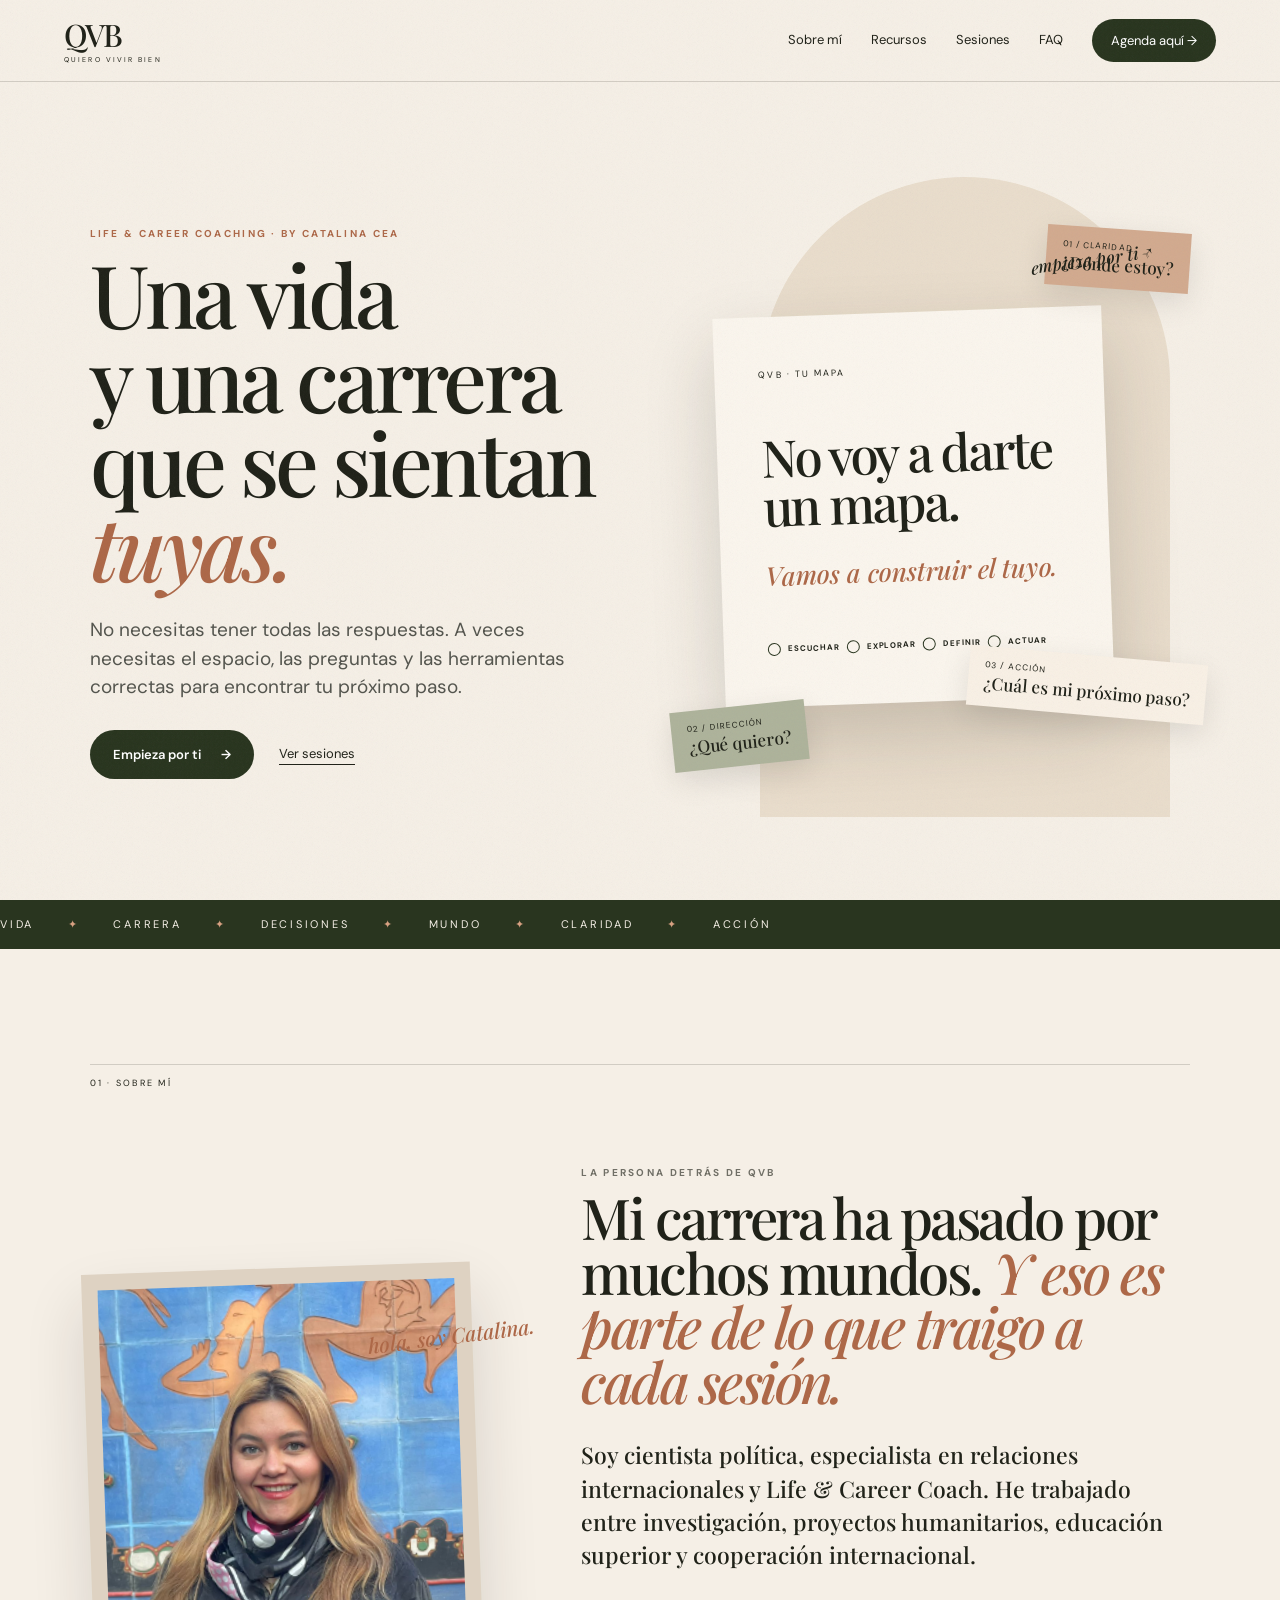
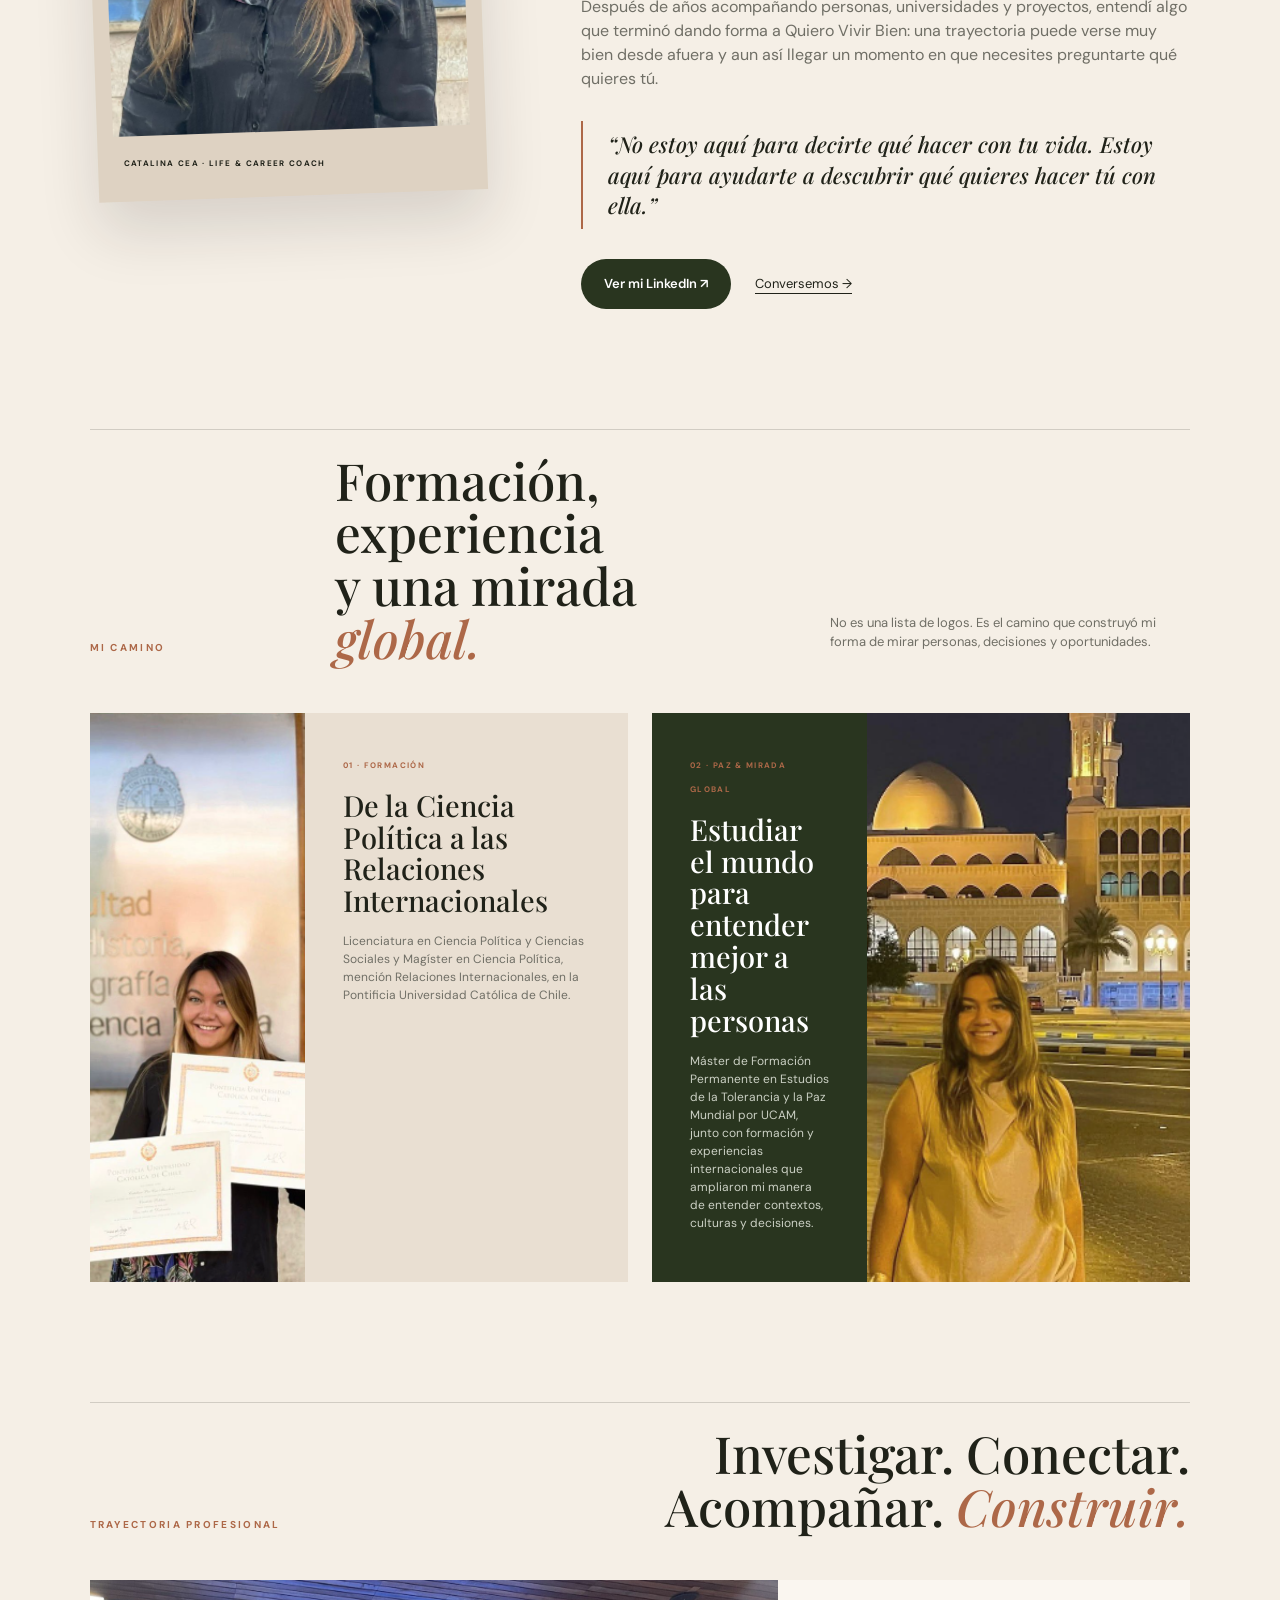
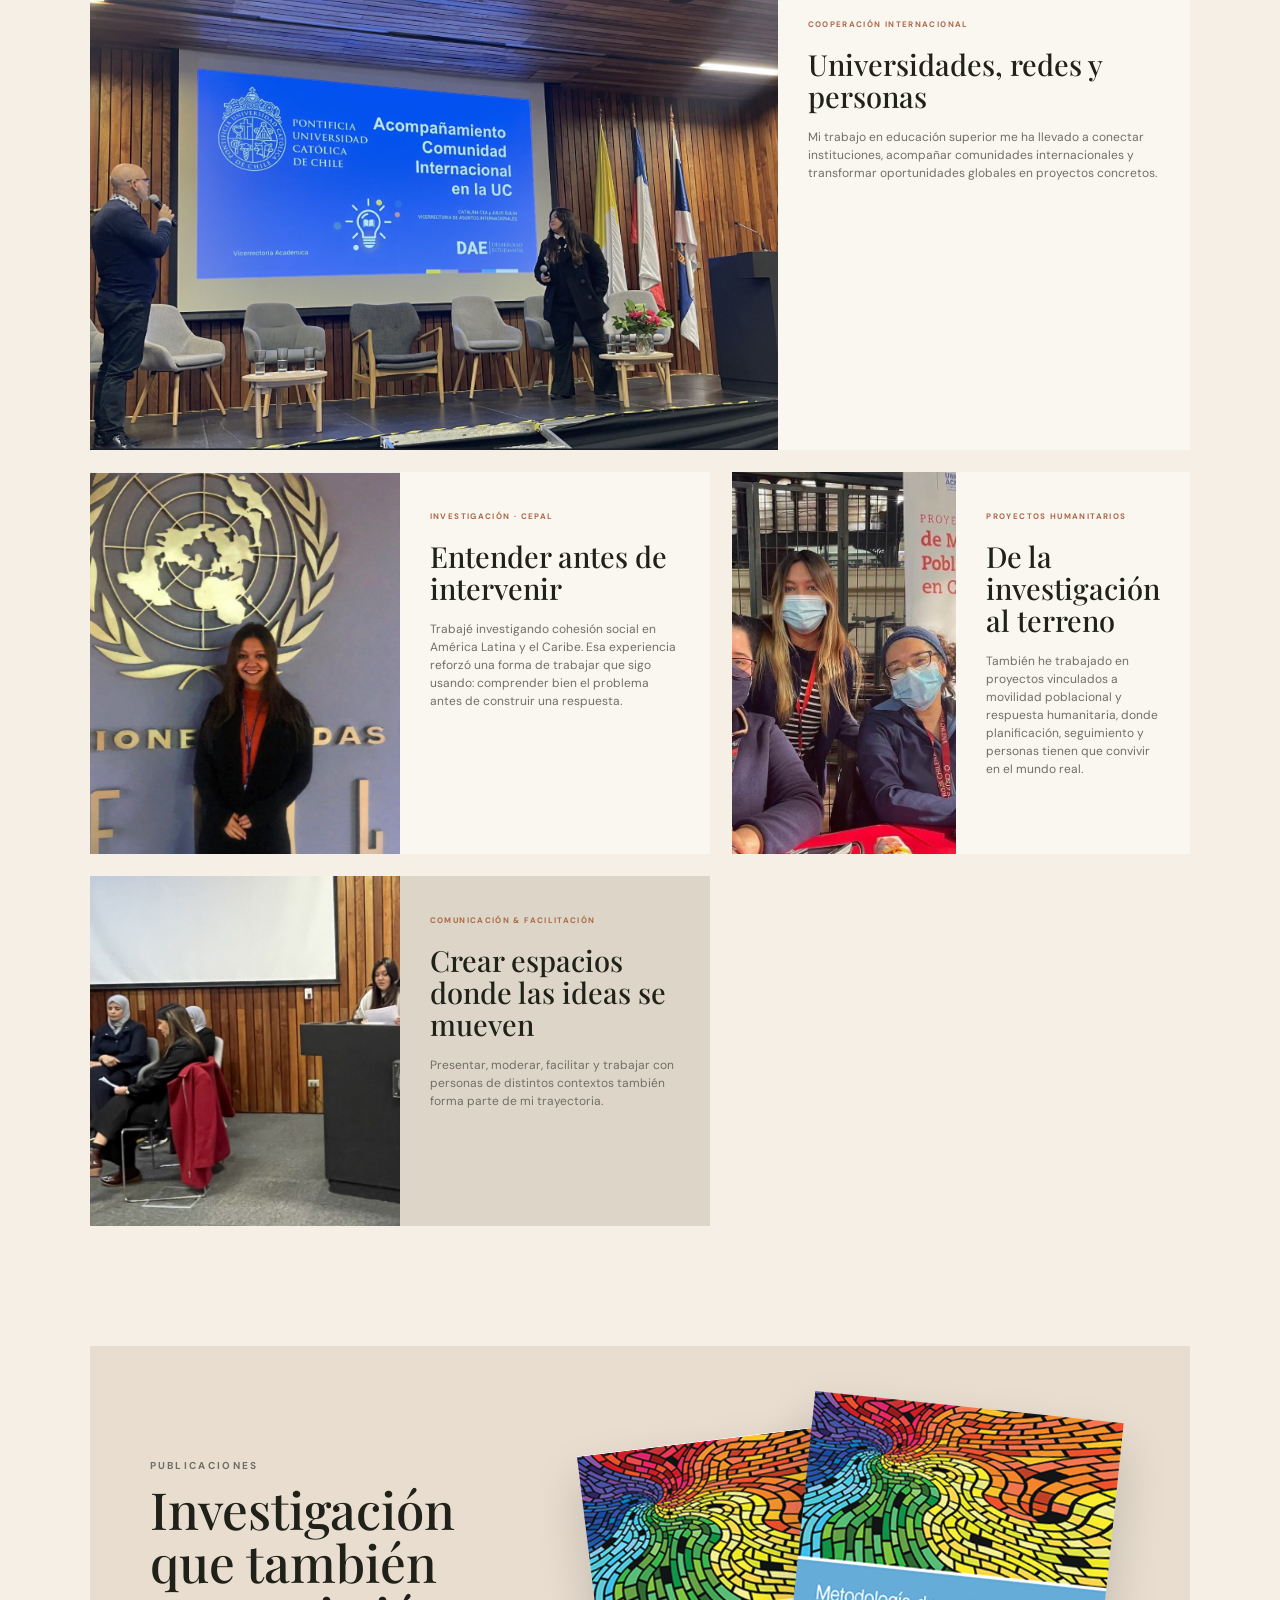
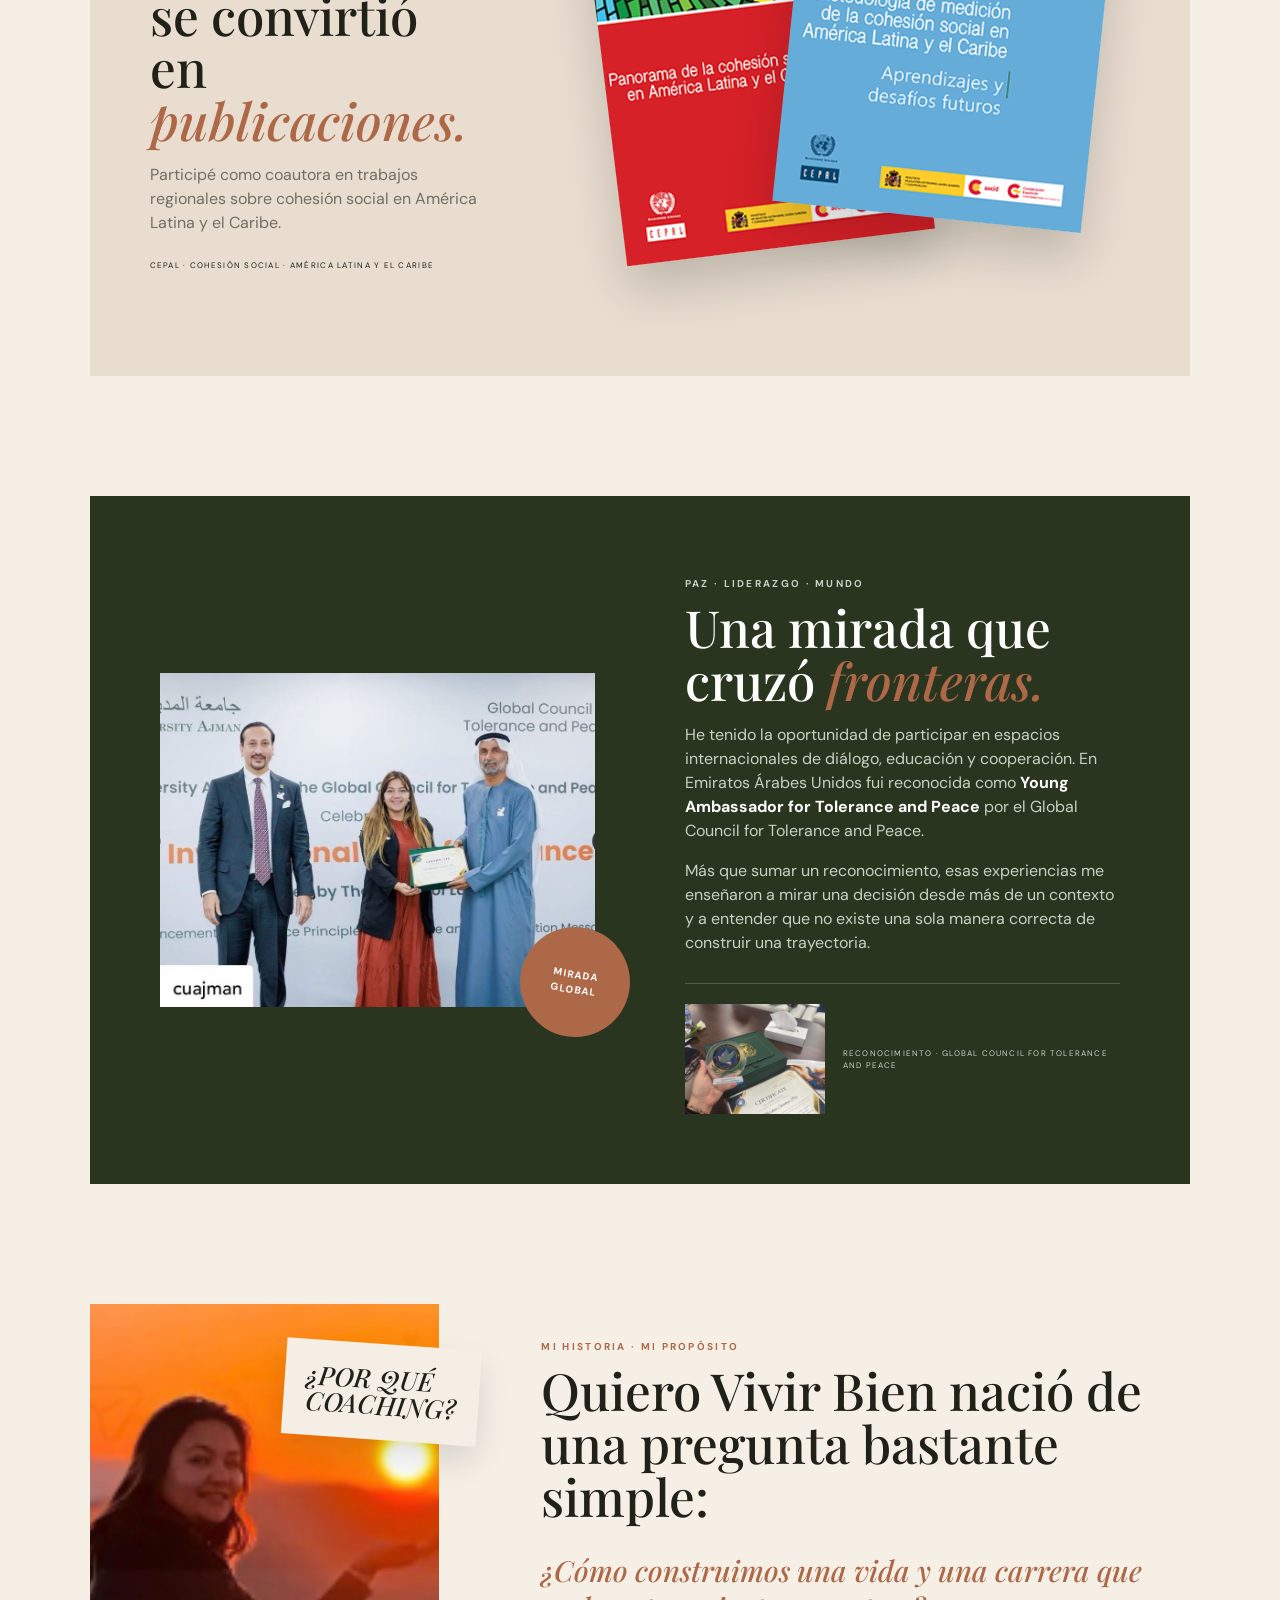
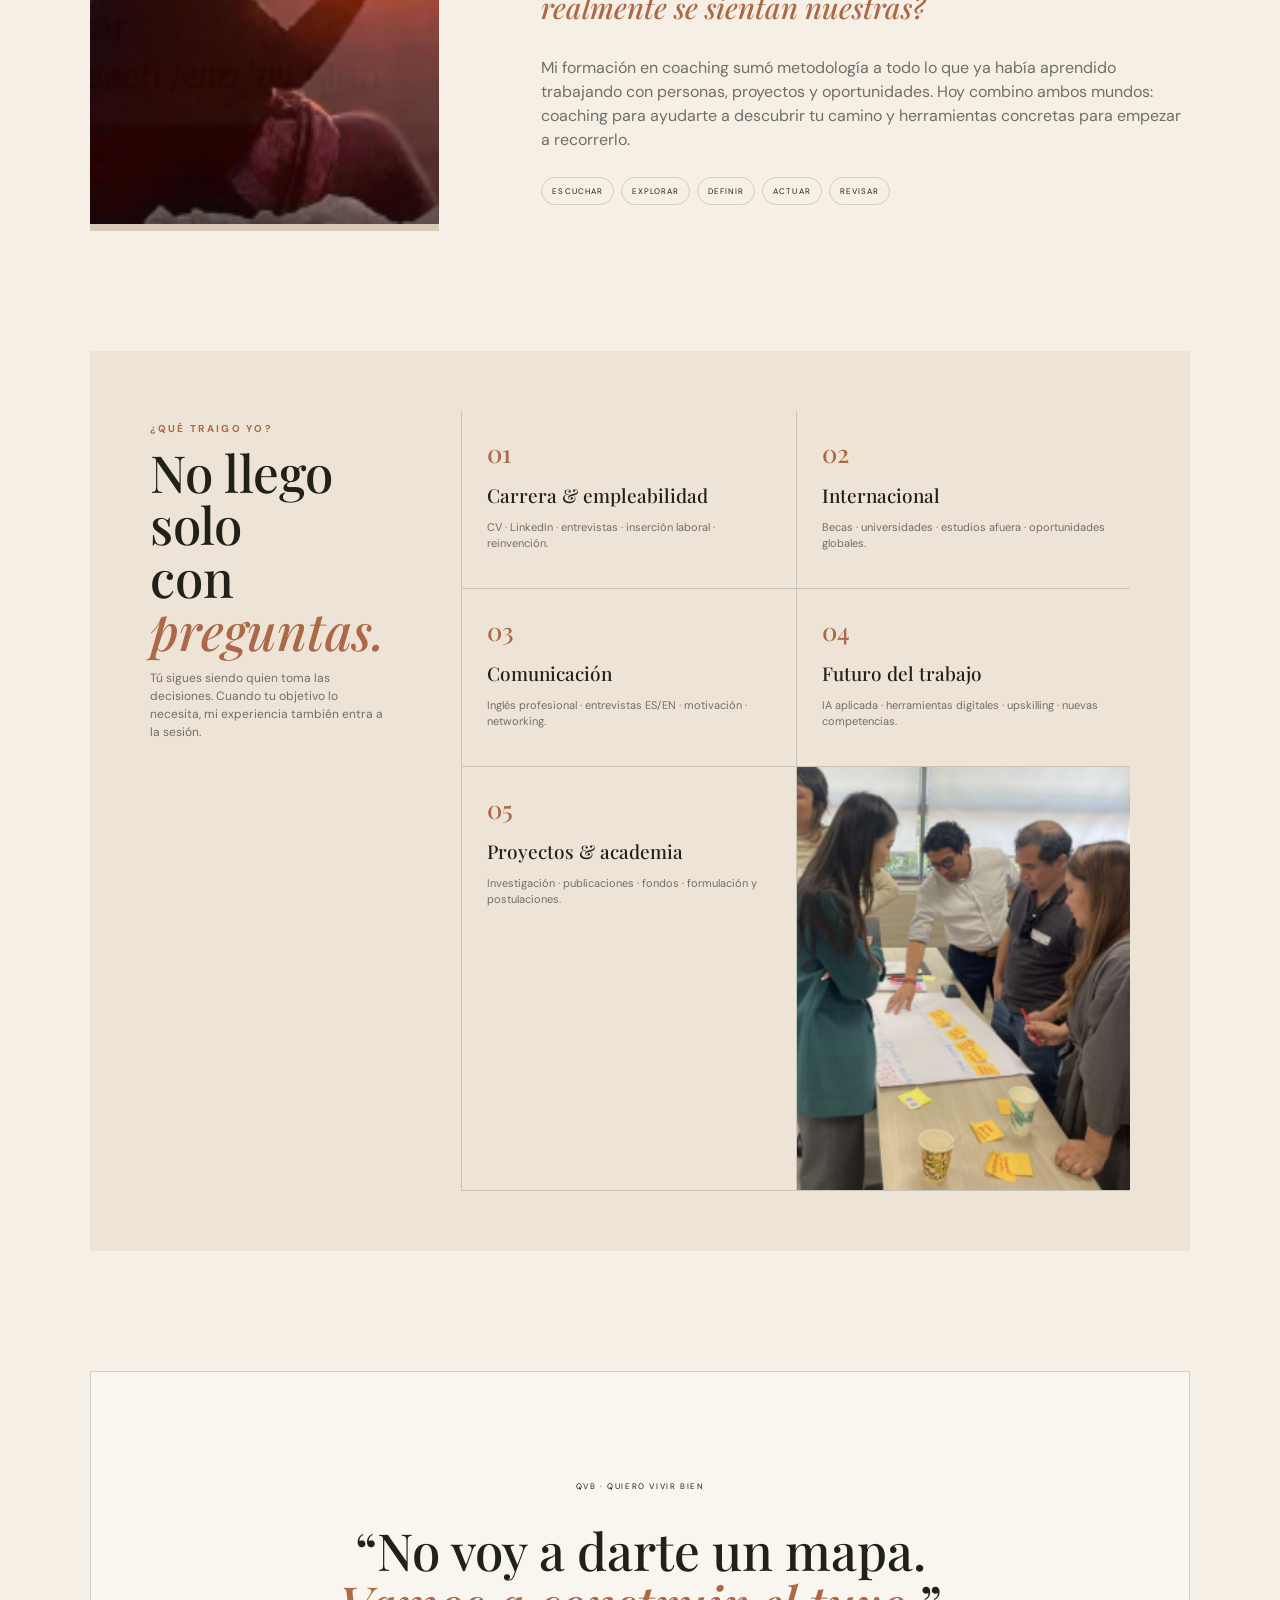
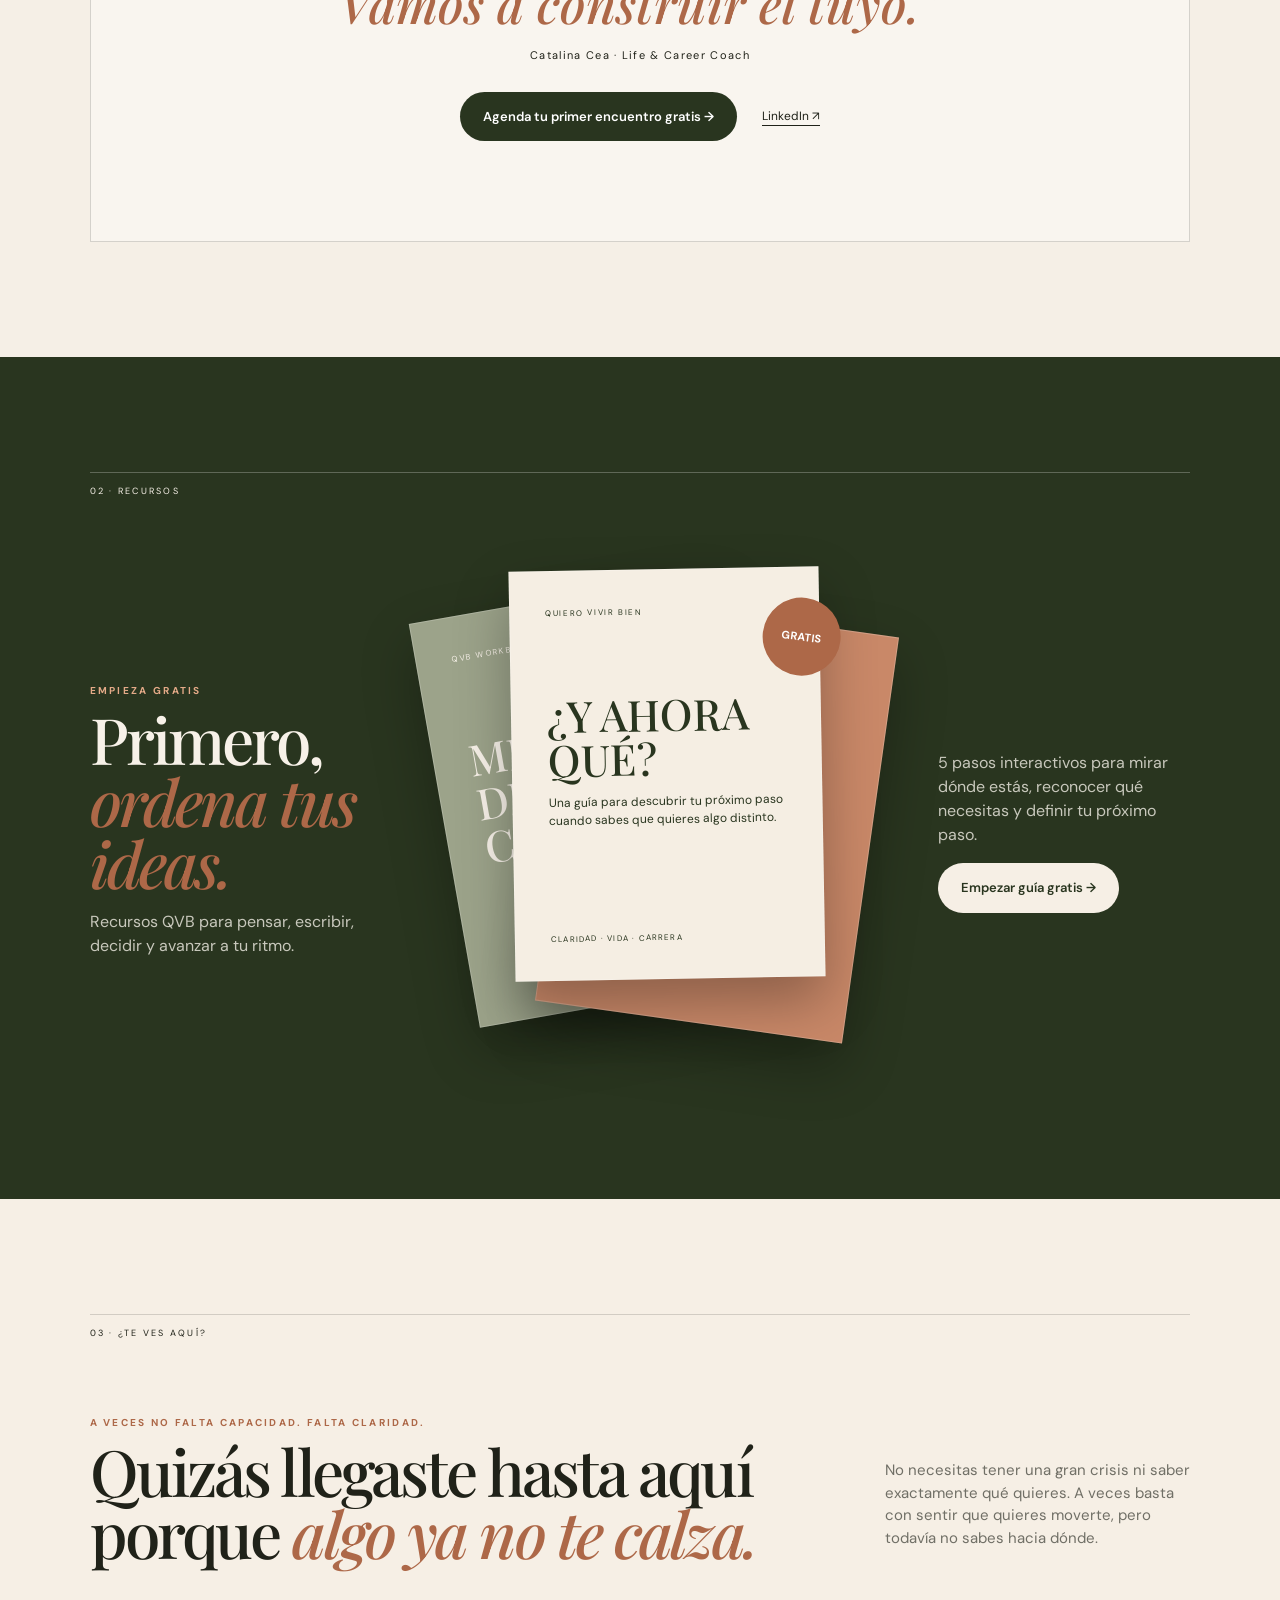
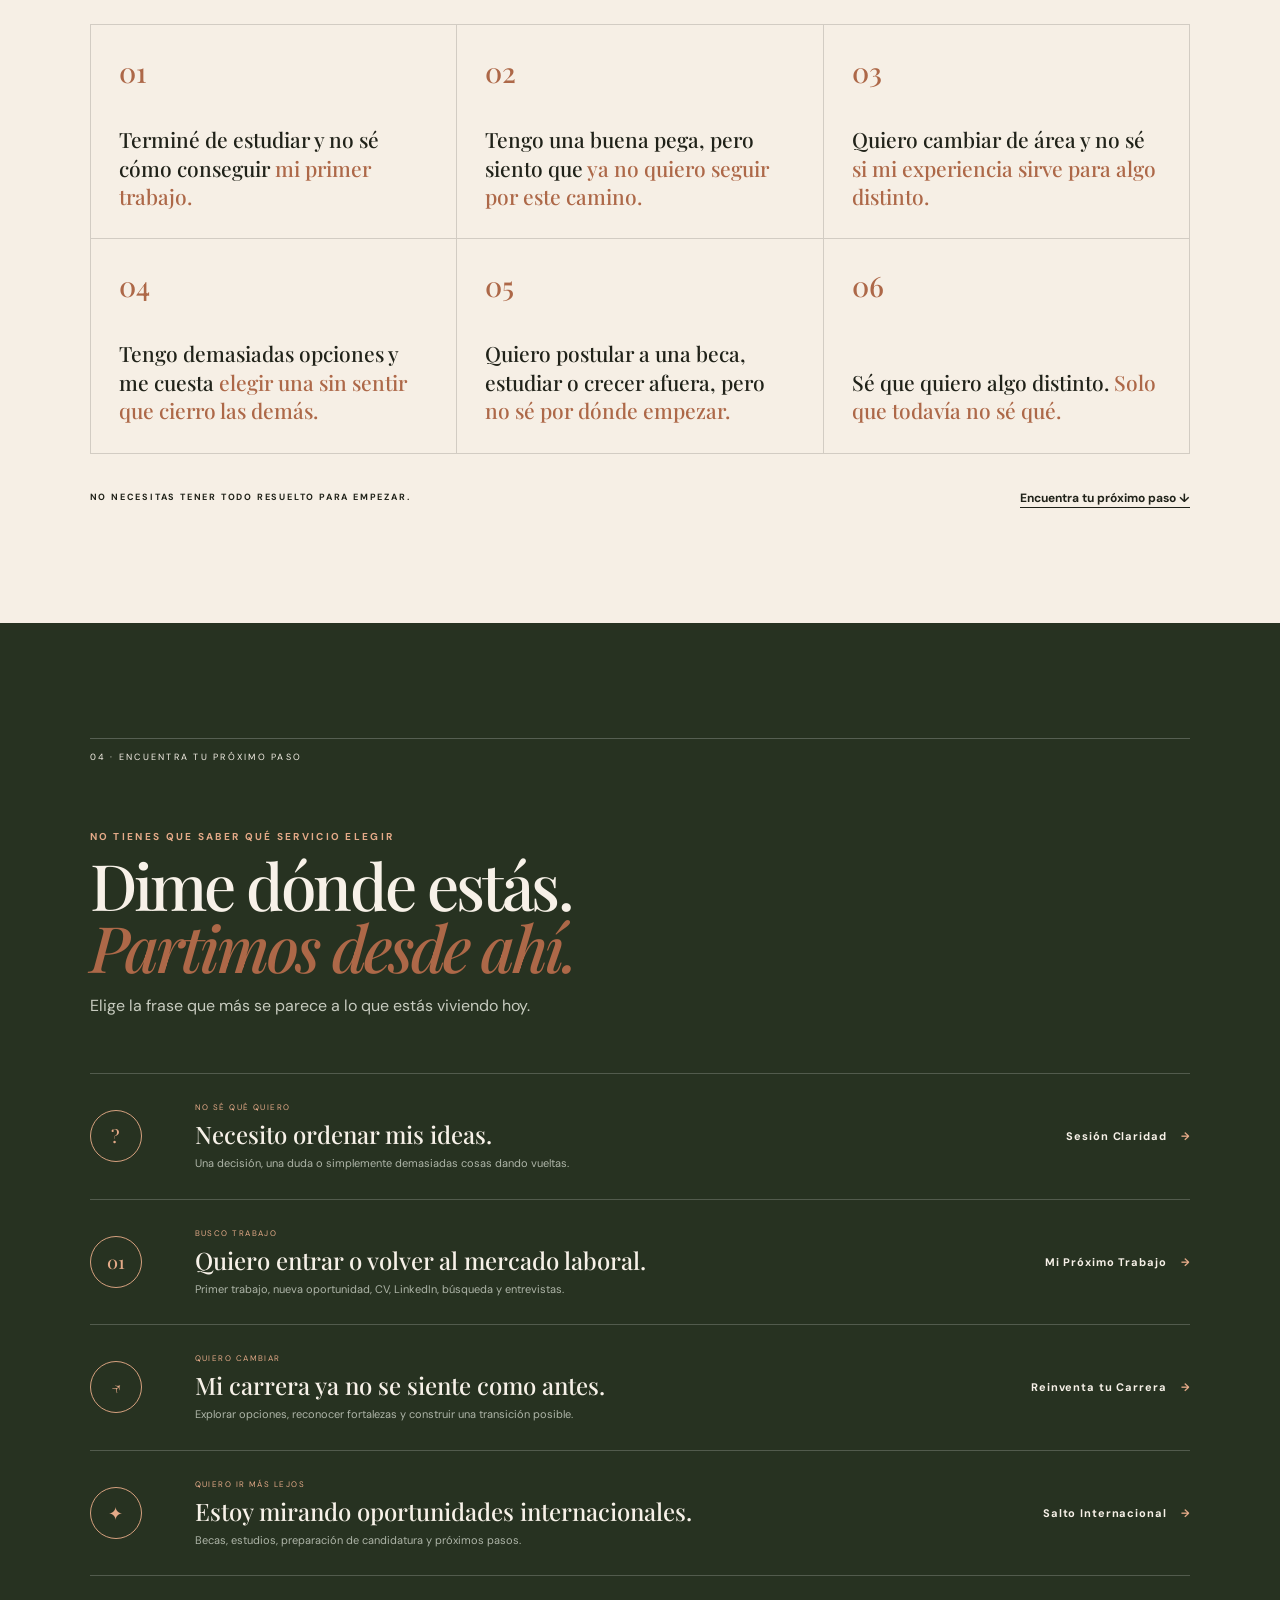
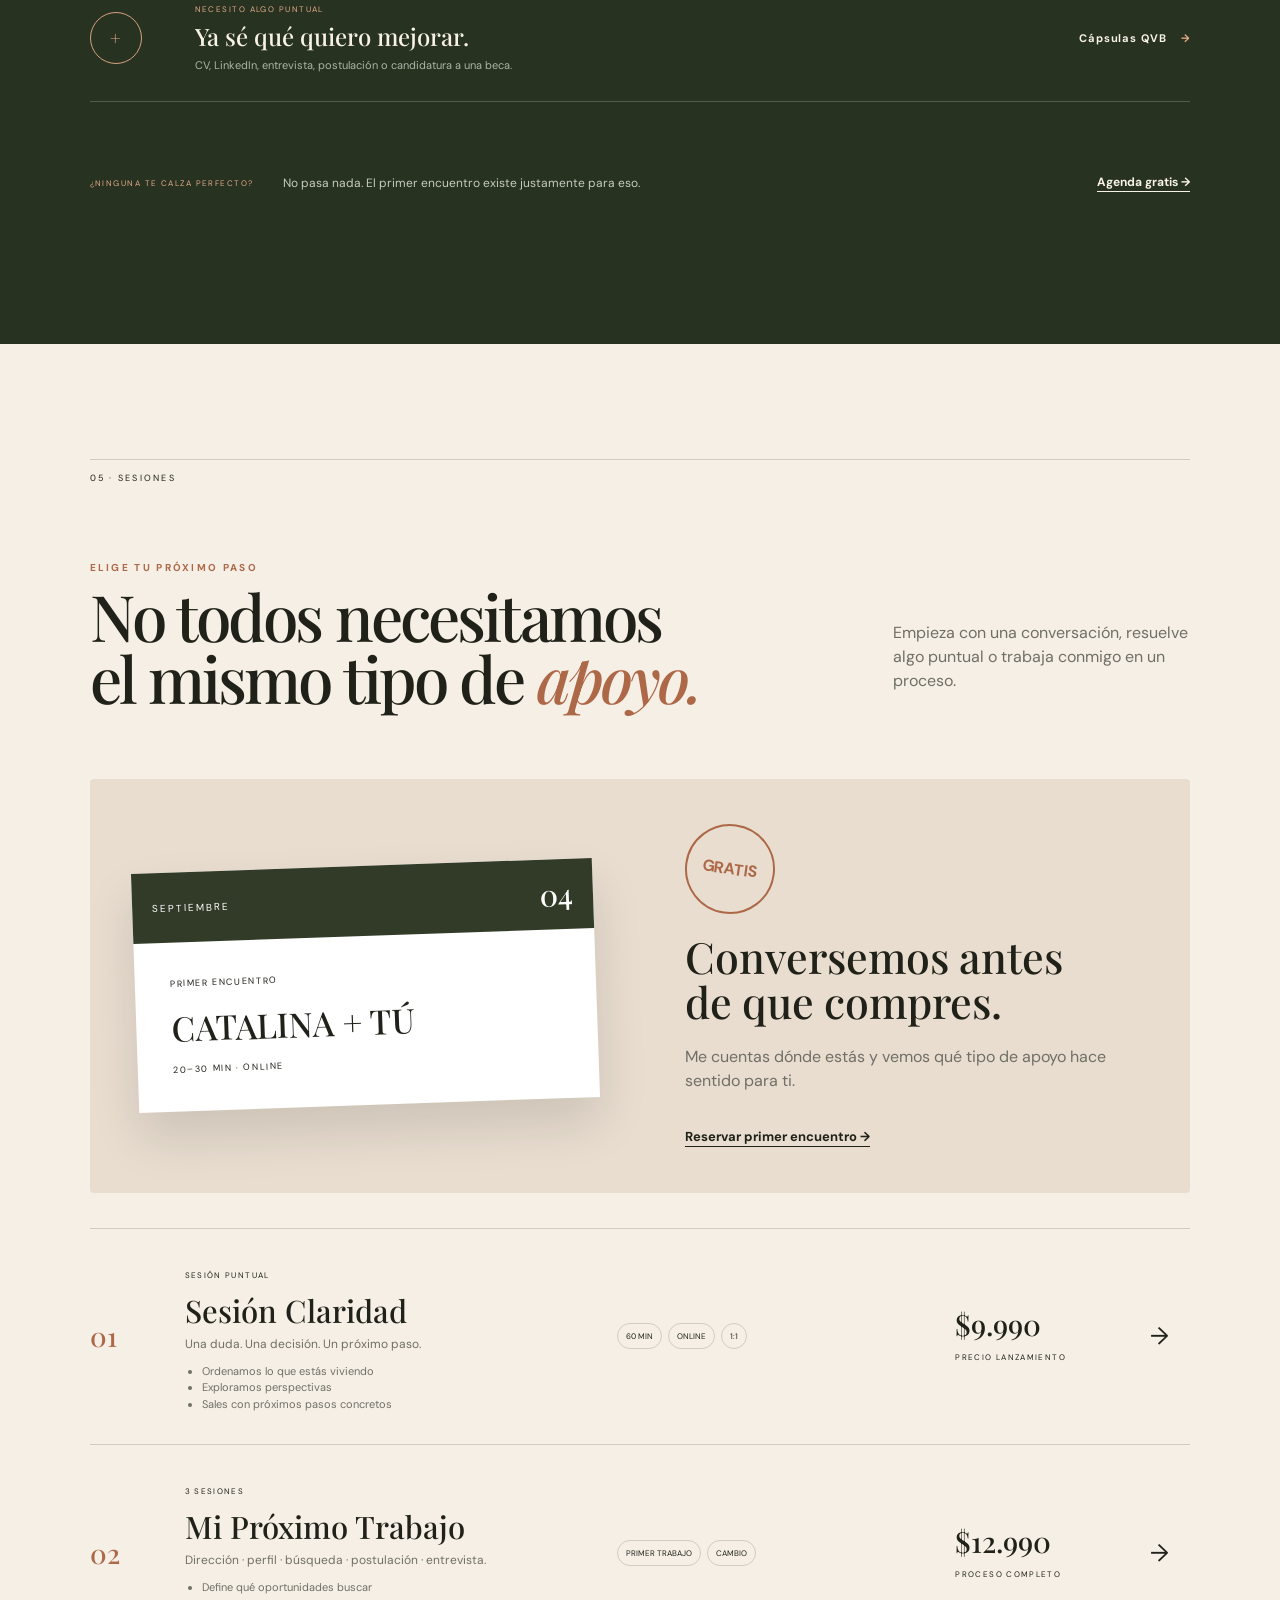
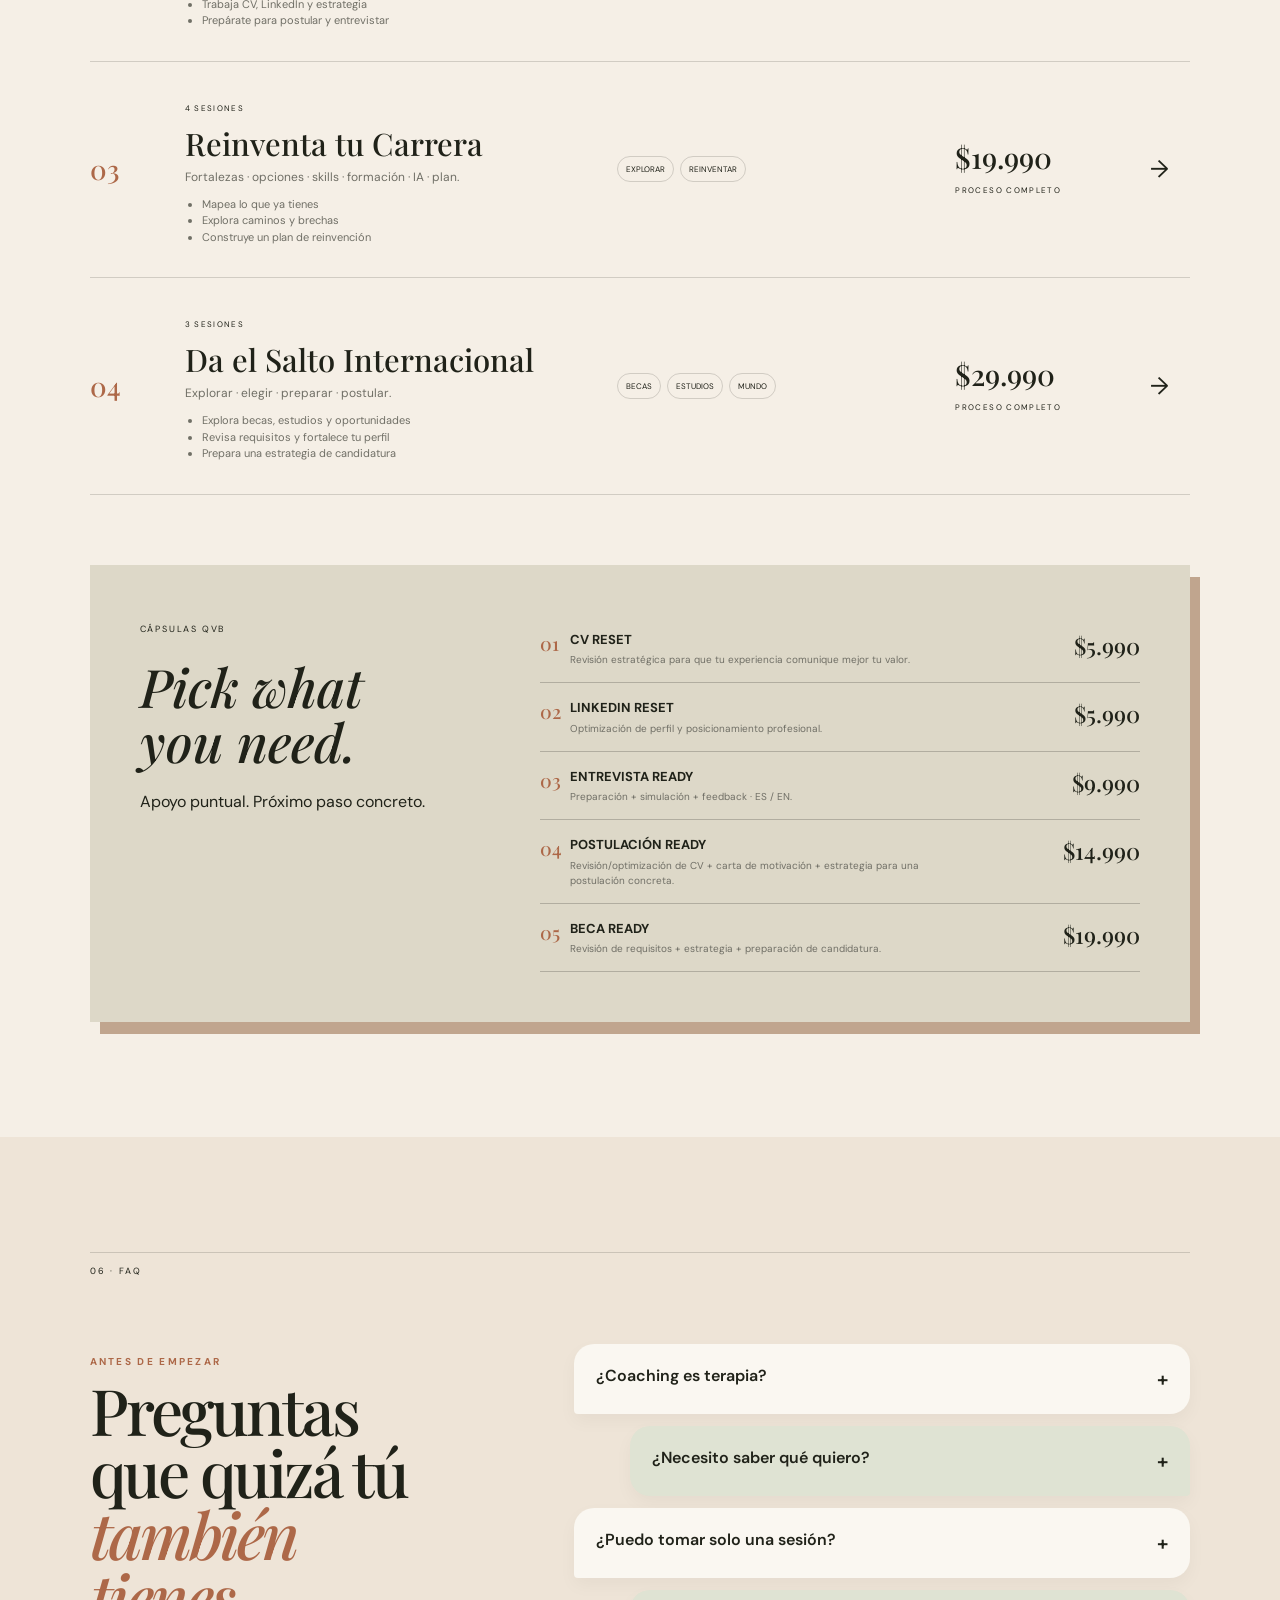
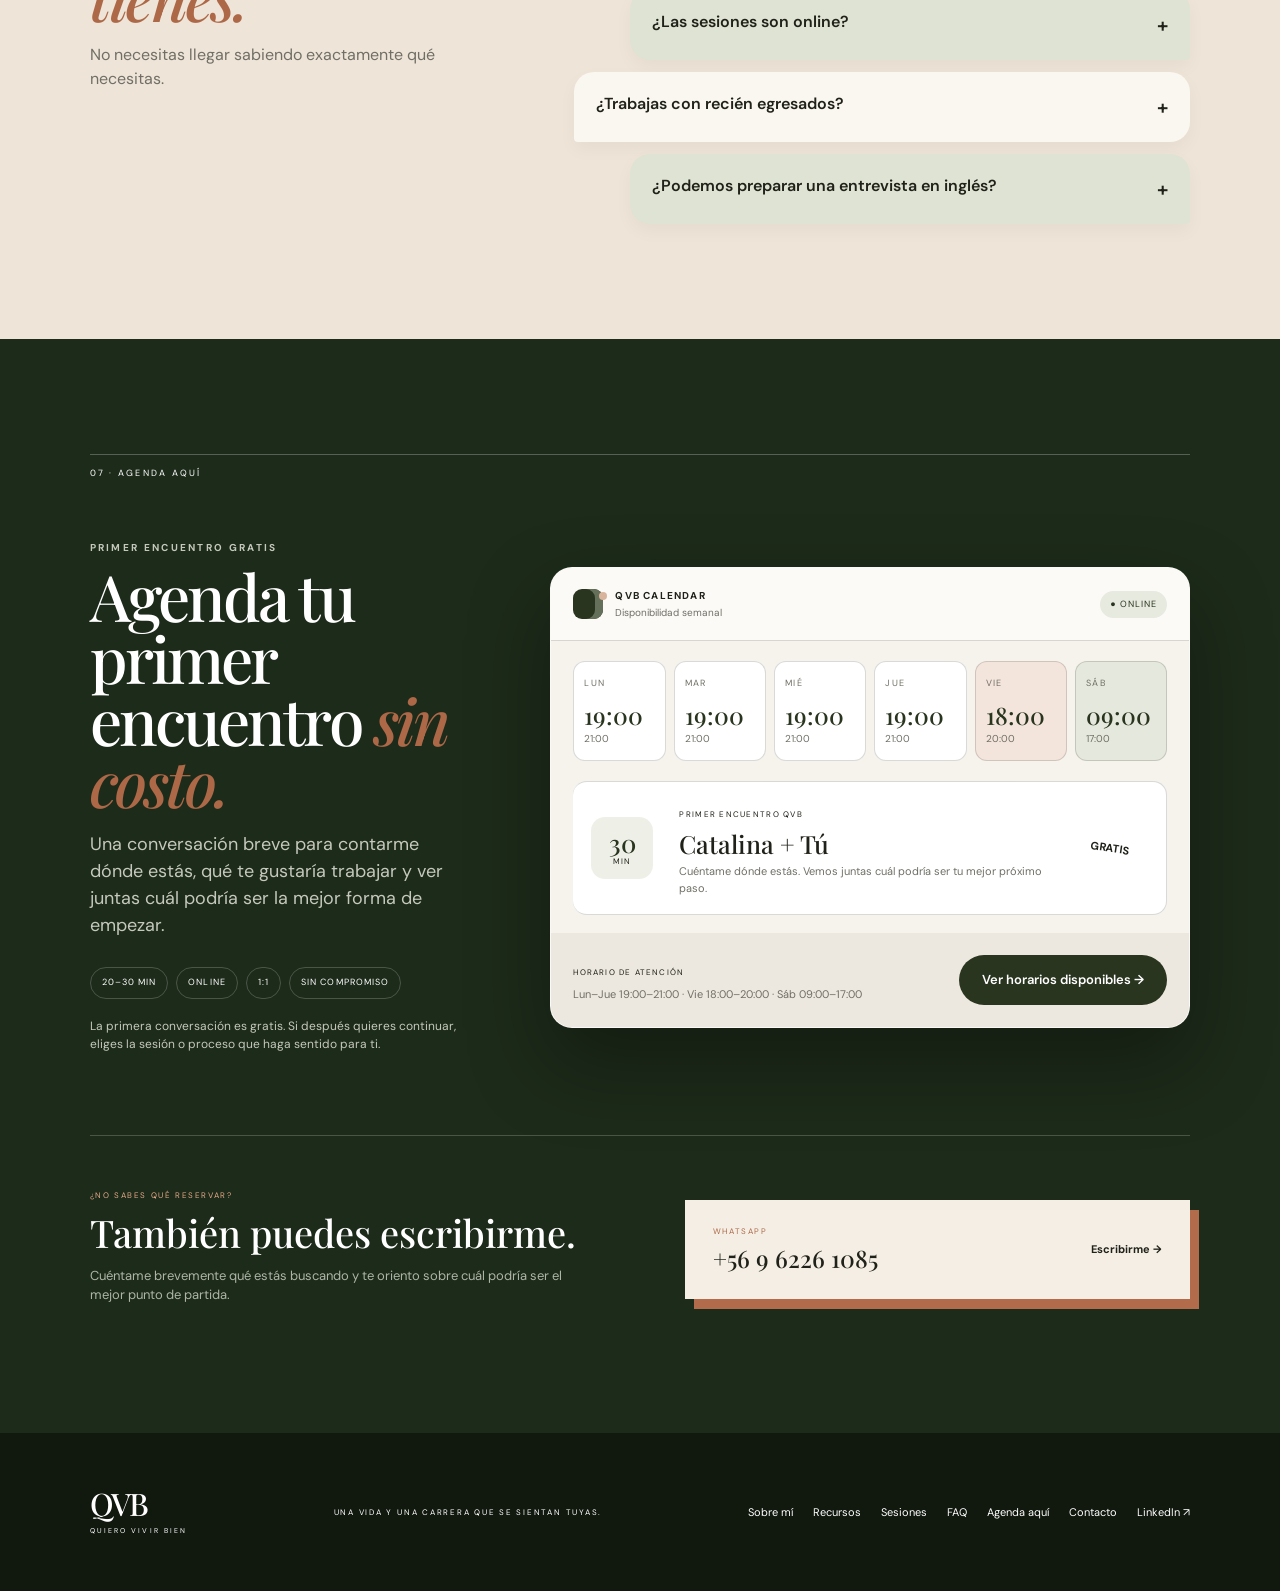
<file: index.html>
<!doctype html>
<html lang="es">
<head>
<meta charset="utf-8">
<meta name="viewport" content="width=device-width,initial-scale=1">
<title>Quiero Vivir Bien · Catalina Cea</title>
<meta name="description" content="Life & Career Coaching. Una vida y una carrera que se sientan tuyas.">
<meta name="theme-color" content="#F2ECE2">
<link rel="preconnect" href="https://fonts.googleapis.com">
<link rel="preconnect" href="https://fonts.gstatic.com" crossorigin>
<link href="https://fonts.googleapis.com/css2?family=DM+Sans:wght@400;500;600;700&family=Playfair+Display:ital,wght@0,500;0,600;1,500&display=swap" rel="stylesheet">
<link rel="stylesheet" href="styles.css">
</head>
<body>
<div class="grain"></div>

<header class="site-header">
  <a class="logo" href="#inicio"><span>QVB</span><small>QUIERO VIVIR BIEN</small></a>
  <button class="hamb" aria-label="Abrir menú">☰</button>
  <nav>
    <a href="#sobre-mi">Sobre mí</a>
    <a href="#recursos">Recursos</a>
    <a href="#sesiones">Sesiones</a>
    <a href="#faq">FAQ</a>
    <a class="agenda" href="#agenda">Agenda aquí <span>→</span></a>
  </nav>
</header>

<main>
<section class="hero" id="inicio">
  <div class="hero-left">
    <p class="overline">LIFE & CAREER COACHING · BY CATALINA CEA</p>
    <h1>Una vida<br>y una carrera<br>que se sientan <em>tuyas.</em></h1>
    <p class="lead">No necesitas tener todas las respuestas. A veces necesitas el espacio, las preguntas y las herramientas correctas para encontrar tu próximo paso.</p>
    <div class="hero-cta">
      <a class="button" href="#agenda">Empieza por ti <span>→</span></a>
      <a class="under" href="#sesiones">Ver sesiones</a>
    </div>
  </div>
  <div class="hero-art">
    <div class="arch"></div>
    <div class="note note-a"><small>01 / CLARIDAD</small><b>¿Dónde estoy?</b></div>
    <div class="note note-b"><small>02 / DIRECCIÓN</small><b>¿Qué quiero?</b></div>
    <div class="note note-c"><small>03 / ACCIÓN</small><b>¿Cuál es mi próximo paso?</b></div>
    <div class="paper">
      <span class="paper-top">QVB · TU MAPA</span>
      <h2>No voy a darte<br>un mapa.</h2>
      <p>Vamos a construir el tuyo.</p>
      <div class="path">
        <i></i><span>ESCUCHAR</span><i></i><span>EXPLORAR</span><i></i><span>DEFINIR</span><i></i><span>ACTUAR</span>
      </div>
    </div>
    <span class="scribble">empieza por ti ↗</span>
  </div>
</section>

<section class="ticker">
  <div>VIDA <span>✦</span> CARRERA <span>✦</span> DECISIONES <span>✦</span> MUNDO <span>✦</span> CLARIDAD <span>✦</span> ACCIÓN</div>
</section>

<section class="about section about-v6" id="sobre-mi">
  <div class="section-label">01 · SOBRE MÍ</div>

  <div class="about-intro-v6">
    <div class="portrait-editorial">
      <div class="portrait-frame"><img src="assets/catalina-portrait.png" alt="Catalina Cea, Life & Career Coach"></div>
      <span class="portrait-tag">CATALINA CEA · LIFE & CAREER COACH</span>
      <span class="portrait-script">hola, soy Catalina.</span>
    </div>
    <div class="about-story-v6">
      <p class="eyebrow">LA PERSONA DETRÁS DE QVB</p>
      <h2>Mi carrera ha pasado por muchos mundos. <em>Y eso es parte de lo que traigo a cada sesión.</em></h2>
      <p class="about-big-v6">Soy cientista política, especialista en relaciones internacionales y Life & Career Coach. He trabajado entre investigación, proyectos humanitarios, educación superior y cooperación internacional.</p>
      <p>Después de años acompañando personas, universidades y proyectos, entendí algo que terminó dando forma a Quiero Vivir Bien: una trayectoria puede verse muy bien desde afuera y aun así llegar un momento en que necesites preguntarte qué quieres tú.</p>
      <blockquote>“No estoy aquí para decirte qué hacer con tu vida. Estoy aquí para ayudarte a descubrir qué quieres hacer tú con ella.”</blockquote>
      <div class="about-actions"><a class="button" href="https://www.linkedin.com/in/catalina-cea-marchini/" target="_blank" rel="noopener">Ver mi LinkedIn ↗</a><a class="under" href="#agenda">Conversemos →</a></div>
    </div>
  </div>

  <div class="journey-v6">
    <div class="journey-head"><p class="eyebrow">MI CAMINO</p><h3>Formación, experiencia<br>y una mirada <em>global.</em></h3><p>No es una lista de logos. Es el camino que construyó mi forma de mirar personas, decisiones y oportunidades.</p></div>
    <div class="journey-cards">
      <article class="journey-card academic"><img src="assets/catalina-graduation.png" alt="Catalina Cea con sus títulos de la Pontificia Universidad Católica de Chile"><div><span>01 · FORMACIÓN</span><h4>De la Ciencia Política a las Relaciones Internacionales</h4><p>Licenciatura en Ciencia Política y Ciencias Sociales y Magíster en Ciencia Política, mención Relaciones Internacionales, en la Pontificia Universidad Católica de Chile.</p></div></article>
      <article class="journey-card peace"><div class="journey-text"><span>02 · PAZ & MIRADA GLOBAL</span><h4>Estudiar el mundo para entender mejor a las personas</h4><p>Máster de Formación Permanente en Estudios de la Tolerancia y la Paz Mundial por UCAM, junto con formación y experiencias internacionales que ampliaron mi manera de entender contextos, culturas y decisiones.</p></div><img src="assets/catalina-global-life.png" alt="Catalina Cea en un contexto internacional"></article>
    </div>
  </div>

  <div class="experience-v6">
    <div class="exp-title"><span class="eyebrow">TRAYECTORIA PROFESIONAL</span><h3>Investigar. Conectar.<br>Acompañar. <em>Construir.</em></h3></div>
    <div class="exp-mosaic">
      <article class="exp-card exp-uc"><img src="assets/catalina-uc-presenting.png" alt="Catalina presentando sobre comunidad internacional en la UC"><div class="exp-overlay"><span>COOPERACIÓN INTERNACIONAL</span><h4>Universidades, redes y personas</h4><p>Mi trabajo en educación superior me ha llevado a conectar instituciones, acompañar comunidades internacionales y transformar oportunidades globales en proyectos concretos.</p></div></article>
      <article class="exp-card"><img src="assets/catalina-cepal.png" alt="Catalina Cea en CEPAL Naciones Unidas"><div><span>INVESTIGACIÓN · CEPAL</span><h4>Entender antes de intervenir</h4><p>Trabajé investigando cohesión social en América Latina y el Caribe. Esa experiencia reforzó una forma de trabajar que sigo usando: comprender bien el problema antes de construir una respuesta.</p></div></article>
      <article class="exp-card"><img src="assets/catalina-ifrc.png" alt="Catalina en el Proyecto de Movilidad Poblacional en Chile"><div><span>PROYECTOS HUMANITARIOS</span><h4>De la investigación al terreno</h4><p>También he trabajado en proyectos vinculados a movilidad poblacional y respuesta humanitaria, donde planificación, seguimiento y personas tienen que convivir en el mundo real.</p></div></article>
      <article class="exp-card exp-speaking"><img src="assets/catalina-uc-podium.png" alt="Catalina Cea moderando un encuentro internacional"><div><span>COMUNICACIÓN & FACILITACIÓN</span><h4>Crear espacios donde las ideas se mueven</h4><p>Presentar, moderar, facilitar y trabajar con personas de distintos contextos también forma parte de mi trayectoria.</p></div></article>
    </div>
  </div>

  <div class="publications-v6">
    <div class="pub-copy"><p class="eyebrow">PUBLICACIONES</p><h3>Investigación que también se convirtió en <em>publicaciones.</em></h3><p>Participé como coautora en trabajos regionales sobre cohesión social en América Latina y el Caribe.</p><span class="tiny-note">CEPAL · COHESIÓN SOCIAL · AMÉRICA LATINA Y EL CARIBE</span></div>
    <div class="pub-books"><img class="pub-one" src="assets/cepal-publication-1.png" alt="Panorama de la cohesión social en América Latina y el Caribe"><img class="pub-two" src="assets/cepal-publication-2.png" alt="Metodología de medición de la cohesión social en América Latina y el Caribe"></div>
  </div>

  <div class="global-v6">
    <div class="global-photo"><img src="assets/catalina-ajman-award.png" alt="Catalina Cea recibiendo un reconocimiento del Global Council for Tolerance and Peace"><span class="global-stamp">MIRADA<br>GLOBAL</span></div>
    <div class="global-copy"><p class="eyebrow peach">PAZ · LIDERAZGO · MUNDO</p><h3>Una mirada que cruzó <em>fronteras.</em></h3><p>He tenido la oportunidad de participar en espacios internacionales de diálogo, educación y cooperación. En Emiratos Árabes Unidos fui reconocida como <strong>Young Ambassador for Tolerance and Peace</strong> por el Global Council for Tolerance and Peace.</p><p>Más que sumar un reconocimiento, esas experiencias me enseñaron a mirar una decisión desde más de un contexto y a entender que no existe una sola manera correcta de construir una trayectoria.</p><div class="award-detail"><img src="assets/catalina-award-detail.png" alt="Reconocimiento y certificado del Global Council for Tolerance and Peace"><small>RECONOCIMIENTO · GLOBAL COUNCIL FOR TOLERANCE AND PEACE</small></div></div>
  </div>

  <div class="coaching-origin-v6">
    <div class="origin-photo"><img src="assets/catalina-sunset.png" alt="Catalina Cea al atardecer"><span>¿POR QUÉ<br>COACHING?</span></div>
    <div class="origin-copy"><p class="eyebrow">MI HISTORIA · MI PROPÓSITO</p><h3>Quiero Vivir Bien nació de una pregunta bastante simple:</h3><p class="origin-question">¿Cómo construimos una vida y una carrera que realmente se sientan nuestras?</p><p>Mi formación en coaching sumó metodología a todo lo que ya había aprendido trabajando con personas, proyectos y oportunidades. Hoy combino ambos mundos: coaching para ayudarte a descubrir tu camino y herramientas concretas para empezar a recorrerlo.</p><div class="origin-principles"><span>ESCUCHAR</span><span>EXPLORAR</span><span>DEFINIR</span><span>ACTUAR</span><span>REVISAR</span></div></div>
  </div>

  <div class="bring-v6">
    <div class="bring-head"><p class="eyebrow">¿QUÉ TRAIGO YO?</p><h3>No llego solo<br>con <em>preguntas.</em></h3><p>Tú sigues siendo quien toma las decisiones. Cuando tu objetivo lo necesita, mi experiencia también entra a la sesión.</p></div>
    <div class="bring-grid">
      <article><span>01</span><b>Carrera & empleabilidad</b><p>CV · LinkedIn · entrevistas · inserción laboral · reinvención.</p></article>
      <article><span>02</span><b>Internacional</b><p>Becas · universidades · estudios afuera · oportunidades globales.</p></article>
      <article><span>03</span><b>Comunicación</b><p>Inglés profesional · entrevistas ES/EN · motivación · networking.</p></article>
      <article><span>04</span><b>Futuro del trabajo</b><p>IA aplicada · herramientas digitales · upskilling · nuevas competencias.</p></article>
      <article><span>05</span><b>Proyectos & academia</b><p>Investigación · publicaciones · fondos · formulación y postulaciones.</p></article>
      <article class="bring-image"><img src="assets/catalina-workshop.png" alt="Catalina trabajando en un taller colaborativo"></article>
    </div>
  </div>

  <div class="about-close-v6">
    <span class="close-kicker">QVB · QUIERO VIVIR BIEN</span>
    <h3>“No voy a darte un mapa.<br><em>Vamos a construir el tuyo.</em>”</h3>
    <p>Catalina Cea · Life & Career Coach</p>
    <div><a class="button" href="https://calendly.com/cacea-cepal/30min" target="_blank" rel="noopener">Agenda tu primer encuentro gratis →</a><a class="linkedin-link" href="https://www.linkedin.com/in/catalina-cea-marchini/" target="_blank" rel="noopener">LinkedIn ↗</a></div>
  </div>
</section>

<section class="resources section" id="recursos">
  <div class="section-label light">02 · RECURSOS</div>
  <div class="resource-layout">
    <div class="resource-title">
      <p class="eyebrow peach">EMPIEZA GRATIS</p>
      <h2>Primero,<br><em>ordena tus ideas.</em></h2>
      <p>Recursos QVB para pensar, escribir, decidir y avanzar a tu ritmo.</p>
    </div>
    <div class="book-scene">
      <div class="book back"><small>QVB WORKBOOK</small><strong>MI MAPA<br>DE CARRERA</strong></div>
      <div class="book mid"><small>QVB TOOL</small><strong>MI<br>BRÚJULA</strong></div>
      <div class="book front">
        <span class="free-tag">GRATIS</span>
        <small>QUIERO VIVIR BIEN</small>
        <strong>¿Y AHORA<br>QUÉ?</strong>
        <p>Una guía para descubrir tu próximo paso cuando sabes que quieres algo distinto.</p>
        <span class="mini">CLARIDAD · VIDA · CARRERA</span>
      </div>
    </div>
    <div class="resource-action">
      <p>5 pasos interactivos para mirar dónde estás, reconocer qué necesitas y definir tu próximo paso.</p>
      <a class="button cream" href="/guia-ahora-que/">Empezar guía gratis →</a>
    </div>
  </div>
</section>


<section class="identify section" id="te-ves-aqui">
  <div class="section-label">03 · ¿TE VES AQUÍ?</div>
  <div class="identify-head">
    <div>
      <p class="eyebrow">A VECES NO FALTA CAPACIDAD. FALTA CLARIDAD.</p>
      <h2>Quizás llegaste hasta aquí<br>porque <em>algo ya no te calza.</em></h2>
    </div>
    <p>No necesitas tener una gran crisis ni saber exactamente qué quieres. A veces basta con sentir que quieres moverte, pero todavía no sabes hacia dónde.</p>
  </div>
  <div class="identify-grid">
    <article><span>01</span><p>Terminé de estudiar y no sé cómo conseguir <strong>mi primer trabajo.</strong></p></article>
    <article><span>02</span><p>Tengo una buena pega, pero siento que <strong>ya no quiero seguir por este camino.</strong></p></article>
    <article><span>03</span><p>Quiero cambiar de área y no sé <strong>si mi experiencia sirve para algo distinto.</strong></p></article>
    <article><span>04</span><p>Tengo demasiadas opciones y me cuesta <strong>elegir una sin sentir que cierro las demás.</strong></p></article>
    <article><span>05</span><p>Quiero postular a una beca, estudiar o crecer afuera, pero <strong>no sé por dónde empezar.</strong></p></article>
    <article><span>06</span><p>Sé que quiero algo distinto. <strong>Solo que todavía no sé qué.</strong></p></article>
  </div>
  <div class="identify-close"><span>NO NECESITAS TENER TODO RESUELTO PARA EMPEZAR.</span><a href="#encuentra-tu-paso">Encuentra tu próximo paso ↓</a></div>
</section>

<section class="pathfinder section" id="encuentra-tu-paso">
  <div class="section-label light">04 · ENCUENTRA TU PRÓXIMO PASO</div>
  <div class="pathfinder-head">
    <p class="eyebrow peach">NO TIENES QUE SABER QUÉ SERVICIO ELEGIR</p>
    <h2>Dime dónde estás.<br><em>Partimos desde ahí.</em></h2>
    <p>Elige la frase que más se parece a lo que estás viviendo hoy.</p>
  </div>
  <div class="route-board">
    <a href="#claridad" class="route"><span class="route-icon">?</span><div><small>NO SÉ QUÉ QUIERO</small><strong>Necesito ordenar mis ideas.</strong><p>Una decisión, una duda o simplemente demasiadas cosas dando vueltas.</p></div><b>Sesión Claridad <i>→</i></b></a>
    <a href="#trabajo" class="route"><span class="route-icon">01</span><div><small>BUSCO TRABAJO</small><strong>Quiero entrar o volver al mercado laboral.</strong><p>Primer trabajo, nueva oportunidad, CV, LinkedIn, búsqueda y entrevistas.</p></div><b>Mi Próximo Trabajo <i>→</i></b></a>
    <a href="#reinventa" class="route"><span class="route-icon">↗</span><div><small>QUIERO CAMBIAR</small><strong>Mi carrera ya no se siente como antes.</strong><p>Explorar opciones, reconocer fortalezas y construir una transición posible.</p></div><b>Reinventa tu Carrera <i>→</i></b></a>
    <a href="#internacional" class="route"><span class="route-icon">✦</span><div><small>QUIERO IR MÁS LEJOS</small><strong>Estoy mirando oportunidades internacionales.</strong><p>Becas, estudios, preparación de candidatura y próximos pasos.</p></div><b>Salto Internacional <i>→</i></b></a>
    <a href="#capsulas" class="route"><span class="route-icon">+</span><div><small>NECESITO ALGO PUNTUAL</small><strong>Ya sé qué quiero mejorar.</strong><p>CV, LinkedIn, entrevista, postulación o candidatura a una beca.</p></div><b>Cápsulas QVB <i>→</i></b></a>
  </div>
  <div class="pathfinder-help"><span>¿NINGUNA TE CALZA PERFECTO?</span><p>No pasa nada. El primer encuentro existe justamente para eso.</p><a href="#agenda">Agenda gratis →</a></div>
</section>

<section class="sessions section" id="sesiones">
  <div class="section-label">05 · SESIONES</div>
  <div class="sessions-head">
    <div><p class="eyebrow">ELIGE TU PRÓXIMO PASO</p><h2>No todos necesitamos<br>el mismo tipo de <em>apoyo.</em></h2></div>
    <p>Empieza con una conversación, resuelve algo puntual o trabaja conmigo en un proceso.</p>
  </div>

  <div class="free-meet">
    <div class="calendar">
      <div class="cal-top"><span>SEPTIEMBRE</span><b>04</b></div>
      <div class="cal-body"><small>PRIMER ENCUENTRO</small><strong>CATALINA + TÚ</strong><span>20–30 MIN · ONLINE</span></div>
    </div>
    <div class="free-copy">
      <span class="stamp">GRATIS</span>
      <h3>Conversemos antes<br>de que compres.</h3>
      <p>Me cuentas dónde estás y vemos qué tipo de apoyo hace sentido para ti.</p>
      <a href="#agenda" class="arrow-link">Reservar primer encuentro →</a>
    </div>
  </div>

  <div class="service-list">
    <article class="service" id="claridad">
      <div class="service-num">01</div>
      <div><small>SESIÓN PUNTUAL</small><h3>Sesión Claridad</h3><p>Una duda. Una decisión. Un próximo paso.</p><ul class="service-detail"><li>Ordenamos lo que estás viviendo</li><li>Exploramos perspectivas</li><li>Sales con próximos pasos concretos</li></ul></div>
      <div class="chips"><span>60 MIN</span><span>ONLINE</span><span>1:1</span></div>
      <div class="service-price"><strong>$9.990</strong><small>PRECIO LANZAMIENTO</small></div>
      <a href="#agenda">→</a>
    </article>
    <article class="service" id="trabajo">
      <div class="service-num">02</div>
      <div><small>3 SESIONES</small><h3>Mi Próximo Trabajo</h3><p>Dirección · perfil · búsqueda · postulación · entrevista.</p><ul class="service-detail"><li>Define qué oportunidades buscar</li><li>Trabaja CV, LinkedIn y estrategia</li><li>Prepárate para postular y entrevistar</li></ul></div>
      <div class="chips"><span>PRIMER TRABAJO</span><span>CAMBIO</span></div>
      <div class="service-price"><strong>$12.990</strong><small>PROCESO COMPLETO</small></div>
      <a href="#agenda">→</a>
    </article>
    <article class="service" id="reinventa">
      <div class="service-num">03</div>
      <div><small>4 SESIONES</small><h3>Reinventa tu Carrera</h3><p>Fortalezas · opciones · skills · formación · IA · plan.</p><ul class="service-detail"><li>Mapea lo que ya tienes</li><li>Explora caminos y brechas</li><li>Construye un plan de reinvención</li></ul></div>
      <div class="chips"><span>EXPLORAR</span><span>REINVENTAR</span></div>
      <div class="service-price"><strong>$19.990</strong><small>PROCESO COMPLETO</small></div>
      <a href="#agenda">→</a>
    </article>
    <article class="service" id="internacional">
      <div class="service-num">04</div>
      <div><small>3 SESIONES</small><h3>Da el Salto Internacional</h3><p>Explorar · elegir · preparar · postular.</p><ul class="service-detail"><li>Explora becas, estudios y oportunidades</li><li>Revisa requisitos y fortalece tu perfil</li><li>Prepara una estrategia de candidatura</li></ul></div>
      <div class="chips"><span>BECAS</span><span>ESTUDIOS</span><span>MUNDO</span></div>
      <div class="service-price"><strong>$29.990</strong><small>PROCESO COMPLETO</small></div>
      <a href="#agenda">→</a>
    </article>
  </div>

  <div class="express" id="capsulas">
    <div class="express-title"><span>CÁPSULAS QVB</span><h3>Pick what<br>you need.</h3><p>Apoyo puntual. Próximo paso concreto.</p></div>
    <div class="menu">
      <div><span><b>01</b> <i>CV RESET</i><small>Revisión estratégica para que tu experiencia comunique mejor tu valor.</small></span><strong>$5.990</strong></div>
      <div><span><b>02</b> <i>LINKEDIN RESET</i><small>Optimización de perfil y posicionamiento profesional.</small></span><strong>$5.990</strong></div>
      <div><span><b>03</b> <i>ENTREVISTA READY</i><small>Preparación + simulación + feedback · ES / EN.</small></span><strong>$9.990</strong></div>
      <div><span><b>04</b> <i>POSTULACIÓN READY</i><small>Revisión/optimización de CV + carta de motivación + estrategia para una postulación concreta.</small></span><strong>$14.990</strong></div>
      <div><span><b>05</b> <i>BECA READY</i><small>Revisión de requisitos + estrategia + preparación de candidatura.</small></span><strong>$19.990</strong></div>
    </div>
  </div>
</section>

<section class="faq section" id="faq">
  <div class="section-label">06 · FAQ</div>
  <div class="faq-grid">
    <div class="faq-intro"><p class="eyebrow">ANTES DE EMPEZAR</p><h2>Preguntas<br>que quizá tú<br><em>también tienes.</em></h2><p>No necesitas llegar sabiendo exactamente qué necesitas.</p></div>
    <div class="messages">
      <details><summary>¿Coaching es terapia?<span>+</span></summary><p>No. Son procesos diferentes. El coaching trabaja con objetivos, decisiones y desarrollo y no reemplaza evaluación o tratamiento de salud mental.</p></details>
      <details><summary>¿Necesito saber qué quiero?<span>+</span></summary><p>No. Podemos empezar justamente por ordenar dónde estás y explorar posibilidades.</p></details>
      <details><summary>¿Puedo tomar solo una sesión?<span>+</span></summary><p>Sí. Puedes elegir una Sesión Claridad, una cápsula o un proceso según tu necesidad.</p></details>
      <details><summary>¿Las sesiones son online?<span>+</span></summary><p>Sí, el formato es online y 1:1.</p></details>
      <details><summary>¿Trabajas con recién egresados?<span>+</span></summary><p>Sí. También acompaño primeros pasos laborales, búsqueda de oportunidades y preparación de postulaciones.</p></details>
      <details><summary>¿Podemos preparar una entrevista en inglés?<span>+</span></summary><p>Sí. Entrevista Ready puede trabajarse en español o inglés.</p></details>
    </div>
  </div>
</section>

<section class="booking section" id="agenda">
  <div class="section-label light">07 · AGENDA AQUÍ</div>
  <div class="booking-shell">
    <div class="booking-copy">
      <p class="eyebrow peach">PRIMER ENCUENTRO GRATIS</p>
      <h2>Agenda tu primer<br>encuentro <em>sin costo.</em></h2>
      <p class="booking-lead">Una conversación breve para contarme dónde estás, qué te gustaría trabajar y ver juntas cuál podría ser la mejor forma de empezar.</p>
      <div class="booking-points">
        <span>20–30 MIN</span><span>ONLINE</span><span>1:1</span><span>SIN COMPROMISO</span>
      </div>
      <p class="booking-small">La primera conversación es gratis. Si después quieres continuar, eliges la sesión o proceso que haga sentido para ti.</p>
    </div>

    <div class="calendar-card">
      <div class="calendar-head">
        <div class="calendar-brand">
          <div class="teams-dot"></div>
          <div>
            <span>QVB CALENDAR</span>
            <small>Disponibilidad semanal</small>
          </div>
        </div>
        <span class="online-pill">● ONLINE</span>
      </div>

      <div class="week-grid">
        <div class="day-card active">
          <span class="day">LUN</span>
          <strong>19:00</strong>
          <small>21:00</small>
        </div>
        <div class="day-card active">
          <span class="day">MAR</span>
          <strong>19:00</strong>
          <small>21:00</small>
        </div>
        <div class="day-card active">
          <span class="day">MIÉ</span>
          <strong>19:00</strong>
          <small>21:00</small>
        </div>
        <div class="day-card active">
          <span class="day">JUE</span>
          <strong>19:00</strong>
          <small>21:00</small>
        </div>
        <div class="day-card friday">
          <span class="day">VIE</span>
          <strong>18:00</strong>
          <small>20:00</small>
        </div>
        <div class="day-card saturday">
          <span class="day">SÁB</span>
          <strong>09:00</strong>
          <small>17:00</small>
        </div>
      </div>

      <div class="calendar-event">
        <div class="event-time">
          <span>30</span>
          <small>MIN</small>
        </div>
        <div class="event-copy">
          <small>PRIMER ENCUENTRO QVB</small>
          <strong>Catalina + Tú</strong>
          <p>Cuéntame dónde estás. Vemos juntas cuál podría ser tu mejor próximo paso.</p>
        </div>
        <span class="free-badge">GRATIS</span>
      </div>

      <div class="calendar-footer">
        <div>
          <small>HORARIO DE ATENCIÓN</small>
          <p>Lun–Jue 19:00–21:00 · Vie 18:00–20:00 · Sáb 09:00–17:00</p>
        </div>
        <a class="button cream book-now" href="https://calendly.com/cacea-cepal/30min" target="_blank" rel="noopener">Ver horarios disponibles →</a>
      </div>
    </div>
  </div>
  <div class="contact-alt" id="contacto">
    <div><small>¿NO SABES QUÉ RESERVAR?</small><h3>También puedes escribirme.</h3><p>Cuéntame brevemente qué estás buscando y te oriento sobre cuál podría ser el mejor punto de partida.</p></div>
    <a class="whatsapp-button" href="https://wa.me/56962261085?text=Hola%20Catalina%2C%20llegu%C3%A9%20desde%20Quiero%20Vivir%20Bien%20y%20quer%C3%ADa%20contarte%20lo%20que%20estoy%20buscando." target="_blank" rel="noopener"><span>WHATSAPP</span><strong>+56 9 6226 1085</strong><b>Escribirme →</b></a>
  </div>
</section>
</main>

<footer>
  <div class="footer-logo"><span>QVB</span><small>QUIERO VIVIR BIEN</small></div>
  <p>UNA VIDA Y UNA CARRERA QUE SE SIENTAN TUYAS.</p>
  <div><a href="#sobre-mi">Sobre mí</a><a href="#recursos">Recursos</a><a href="#sesiones">Sesiones</a><a href="#faq">FAQ</a><a href="#agenda">Agenda aquí</a><a href="#contacto">Contacto</a><a href="https://www.linkedin.com/in/catalina-cea-marchini/" target="_blank" rel="noopener">LinkedIn ↗</a></div>
</footer>
<script src="script.js"></script>
</body>
</html>
</file>
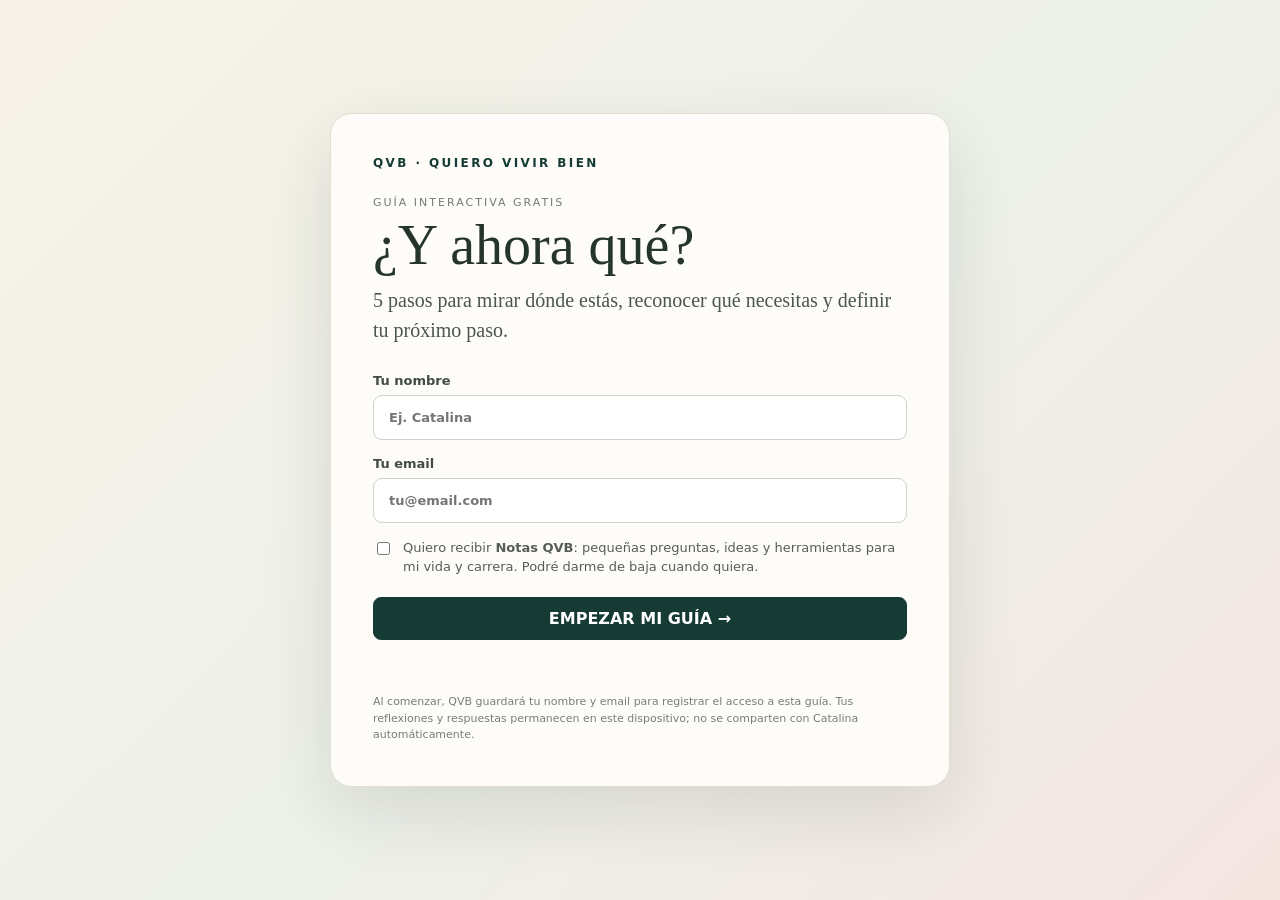
<file: guia-ahora-que/index.html>
<!doctype html>
<html lang="es">
<head>
  <meta charset="utf-8" />
  <meta name="viewport" content="width=device-width,initial-scale=1" />
  <title>¿Y ahora qué? · Guía interactiva QVB</title>
  <meta name="description" content="Una guía interactiva de Quiero Vivir Bien para ayudarte a identificar dónde estás y cuál podría ser tu próximo paso." />
  <link rel="stylesheet" href="./styles.css?v=20260906-final" />
</head>
<body>
  <div id="leadGate" class="lead-gate" aria-labelledby="gateTitle">
    <div class="lead-gate-card">
      <div class="gate-brand">QVB · QUIERO VIVIR BIEN</div>
      <div class="gate-kicker">GUÍA INTERACTIVA GRATIS</div>
      <h1 id="gateTitle">¿Y ahora qué?</h1>
      <p class="gate-lead">5 pasos para mirar dónde estás, reconocer qué necesitas y definir tu próximo paso.</p>

      <form id="leadForm" class="lead-form">
        <label>Tu nombre
          <input id="leadName" name="name" type="text" autocomplete="given-name" maxlength="80" required placeholder="Ej. Catalina" />
        </label>
        <label>Tu email
          <input id="leadEmail" name="email" type="email" autocomplete="email" maxlength="160" required placeholder="tu@email.com" />
        </label>
        <label class="consent-row">
          <input id="notesConsent" type="checkbox" />
          <span>Quiero recibir <strong>Notas QVB</strong>: pequeñas preguntas, ideas y herramientas para mi vida y carrera. Podré darme de baja cuando quiera.</span>
        </label>
        <input id="websiteField" name="website" class="hp-field" type="text" tabindex="-1" autocomplete="off" aria-hidden="true" />
        <button id="startGuideBtn" class="primary-btn gate-button" type="submit">EMPEZAR MI GUÍA →</button>
        <p id="leadFormStatus" class="form-status" role="status" aria-live="polite"></p>
      </form>

      <p class="gate-privacy">Al comenzar, QVB guardará tu nombre y email para registrar el acceso a esta guía. Tus reflexiones y respuestas permanecen en este dispositivo; no se comparten con Catalina automáticamente.</p>
    </div>
  </div>

  <div id="guideApp" class="app-shell is-hidden">
    <aside class="sidebar">
      <div class="brand">
        <div class="brand-mark">QVB</div>
        <div class="brand-name">QUIERO VIVIR BIEN</div>
        <div class="brand-tag">UNA VIDA Y UNA CARRERA<br>QUE SE SIENTAN TUYAS</div>
      </div>

      <nav id="stepNav" class="step-nav" aria-label="Secciones de la guía"></nav>

      <div class="quote-card">
        <p>No necesitas<br>tener todo resuelto<br>para empezar.</p>
      </div>

      <div class="contact-mini">
        <strong>¿Dudas?</strong>
        <span>Escríbeme por WhatsApp</span>
        <a href="https://wa.me/56962261085?text=Hola%20Catalina%2C%20llegu%C3%A9%20desde%20la%20gu%C3%ADa%20QVB%20y%20quer%C3%ADa%20hacerte%20una%20pregunta." target="_blank" rel="noopener">
          +56 9 6226 1085
        </a>
      </div>
    </aside>

    <main class="main">
      <header class="topbar">
        <div><strong>¿Y AHORA QUÉ?</strong><span class="divider">|</span> UNA GUÍA INTERACTIVA DE QVB</div>
        <div class="progress-wrap">
          <span>Tu progreso: <strong id="progressLabel">20%</strong></span>
          <div class="progress"><div id="progressBar" class="progress-bar"></div></div>
        </div>
        <div class="top-actions"><span id="helloUser" class="hello-user"></span><button id="saveBtn" class="ghost-btn">♡ Guardar y continuar más tarde</button></div>
      </header>

      <section id="stepContainer" class="content-grid">
        <!-- contenido dinámico -->
      </section>
    </main>
  </div>

  <template id="step1">
    <article class="panel main-panel">
      <div class="section-kicker">PRIMERA PARTE</div>
      <div class="headline-row">
        <span class="step-badge">01</span>
        <div>
          <h1>Mira dónde estás.</h1>
          <p class="lead">Tomar una foto honesta de tu presente es el primer paso para avanzar.</p>
        </div>
      </div>

      <div class="card">
        <h2>1. Del 1 al 5, ¿cómo se siente hoy cada área?</h2>
        <div id="ratingTable" class="rating-table"></div>
      </div>

      <div class="card">
        <h2>2. ¿Qué te dice esta foto de tu momento actual?</h2>
        <p class="helper">Puedes escribir libremente aquí. ¿Qué patrones ves? ¿Qué te sorprende?</p>
        <textarea data-save="step1_reflection" placeholder="Escribe aquí..."></textarea>
      </div>

      <div class="card">
        <h2>3. Para terminar esta sección…</h2>
        <p class="helper">Si durante los próximos 3 meses pudieras mejorar solo UNA de estas áreas, ¿cuál tendría mayor impacto en tu vida o carrera?</p>
        <select data-save="step1_priority">
          <option value="">Selecciona una opción</option>
          <option>Vida personal</option>
          <option>Carrera / trabajo</option>
          <option>Formación y competencias</option>
          <option>Crecimiento y aprendizaje</option>
          <option>Claridad sobre lo que quiero</option>
          <option>Energía para hacer cambios</option>
          <option>Oportunidades para avanzar</option>
          <option>Definir mi próximo paso</option>
        </select>
      </div>
    </article>

    <aside class="right-rail">
      <div class="quote-side">“La claridad no siempre llega como una respuesta, sino como una mejor pregunta.”<span>— QVB</span></div>
      <div class="tip-card"><strong>TIP QVB</strong><p>No busques la perfección en tus respuestas. Busca honestidad. Eso ya es un gran paso.</p></div>
      <div class="visual-card">Estás aquí.<br>Y eso también<br>es parte del camino.</div>
    </aside>
  </template>

  <template id="step2">
    <article class="panel main-panel">
      <div class="headline-row">
        <span class="step-badge">02</span>
        <div>
          <h1>Qué quiero (más y menos).</h1>
          <p class="lead">A veces no sabemos exactamente qué necesitamos hasta que vemos las opciones delante.</p>
        </div>
      </div>

      <div class="split">
        <div class="card">
          <h2>Quiero MÁS…</h2>
          <p class="helper">Marca todo lo que te gustaría que estuviera más presente en tu próxima etapa.</p>
          <div id="moreOptions" class="check-grid"></div>
        </div>
        <div class="card blush">
          <h2>Quiero MENOS…</h2>
          <p class="helper">Marca lo que ya no quieres seguir sosteniendo igual.</p>
          <div id="lessOptions" class="check-grid"></div>
        </div>
      </div>

      <div class="card">
        <h2>¿Qué te sorprende de lo que marcaste?</h2>
        <textarea data-save="step2_reflection" placeholder="¿Hay algo que no habías puesto en palabras?"></textarea>
      </div>
    </article>

    <aside class="right-rail">
      <div class="quote-side">“Abrir posibilidades también es avanzar.”<span>— QVB</span></div>
      <div class="tip-card"><strong>TIP QVB</strong><p>No necesitas elegir una sola cosa todavía. Primero observa qué se repite.</p></div>
    </aside>
  </template>

  <template id="step3">
    <article class="panel main-panel">
      <div class="headline-row">
        <span class="step-badge">03</span>
        <div>
          <h1>Ahora mira lo que marcaste.</h1>
          <p class="lead">¿Dónde parece estar hoy tu principal necesidad? Marca hasta 2.</p>
        </div>
      </div>

      <div class="card">
        <div id="needOptions" class="need-list"></div>
      </div>

      <div class="card soft">
        <h2>Si durante los próximos 3 meses pudieras mejorar solo UNA de esas áreas, ¿cuál haría que tu vida o carrera se sintiera más tuya?</h2>
        <textarea data-save="step3_focus" placeholder="Escribe tu respuesta..."></textarea>
      </div>
    </article>

    <aside class="right-rail">
      <div class="quote-side">“No todo cambio empieza con una decisión. A veces empieza con una dirección.”<span>— QVB</span></div>
    </aside>
  </template>

  <template id="step4">
    <article class="panel main-panel">
      <div class="headline-row">
        <span class="step-badge">04</span>
        <div>
          <h1>Tu brújula.</h1>
          <p class="lead">Elige 5 palabras que quieras que estén presentes en tu próxima etapa.</p>
        </div>
      </div>

      <div class="card">
        <div id="valuesOptions" class="pill-grid"></div>
        <p id="valuesCounter" class="counter">0 de 5 seleccionadas</p>
      </div>

      <div class="card">
        <h2>Tres preguntas para conectar con lo que realmente importa:</h2>
        <label class="prompt">1. ¿Qué de tu vida actual sí quieres llevar contigo a tu próxima etapa?
          <textarea data-save="step4_q1"></textarea>
        </label>
        <label class="prompt">2. ¿Qué estás manteniendo porque realmente lo quieres y qué mantienes porque sientes que “deberías”?
          <textarea data-save="step4_q2"></textarea>
        </label>
        <label class="prompt">3. Si nadie opinara sobre tu decisión, ¿qué posibilidad te darías permiso de explorar?
          <textarea data-save="step4_q3"></textarea>
        </label>
      </div>
    </article>

    <aside class="right-rail">
      <div class="quote-side">“Tu próximo paso no tiene que impresionar a nadie. Tiene que tener sentido para ti.”<span>— QVB</span></div>
    </aside>
  </template>

  <template id="step5">
    <article class="panel main-panel">
      <div class="headline-row">
        <span class="step-badge">05</span>
        <div>
          <h1>¿Y ahora qué?</h1>
          <p class="lead">No necesitas un plan para los próximos 10 años. Necesitas un próximo paso.</p>
        </div>
      </div>

      <div class="card highlight">
        <h2>LA PREGUNTA QVB</h2>
        <p>Si no tuvieras que tener todo resuelto, ¿cuál sería el siguiente paso que sí podrías dar?</p>
        <textarea data-save="step5_next" placeholder="Mi próximo paso podría ser..."></textarea>
      </div>

      <div class="split">
        <div class="card">
          <h2>Durante los próximos 7 días voy a:</h2>
          <div id="actionOptions" class="check-grid"></div>
        </div>
        <div class="card">
          <h2>Lo haré antes del:</h2>
          <input type="date" data-save="step5_date" />
          <div class="mini-note">Un paso a la vez también es progreso.</div>
        </div>
      </div>

      <div class="card result-card">
        <h2>Tu mini resumen QVB</h2>
        <p id="summaryText">Cuando completes la guía, aquí verás tus principales elecciones.</p>
        <div class="share-summary-box">
          <label class="consent-row share-consent">
            <input type="checkbox" id="shareSummaryConsent">
            <span><strong>Quiero compartir mi resumen con Catalina.</strong><br>
            Se compartirán solo tus respuestas estructuradas de esta guía para poder orientarte mejor si decides agendar. Tus reflexiones abiertas permanecen privadas en este dispositivo.</span>
          </label>
          <button id="shareSummaryBtn" class="primary-btn share-summary-btn" type="button" disabled>COMPARTIR MI RESUMEN →</button>
          <p id="shareSummaryStatus" class="form-status" role="status" aria-live="polite"></p>
        </div>
        <div class="result-actions"><button id="copySummaryBtn" class="ghost-btn">Copiar resumen</button><span id="completionStatus" class="completion-status"></span></div>
      </div>

      <div class="cta-card">
        <div>
          <span>¿Quieres conversar sobre tu próximo paso?</span>
          <strong>PRIMER ENCUENTRO · 30 MIN · ONLINE · GRATIS</strong>
        </div>
        <a class="primary-btn" target="_blank" rel="noopener" href="https://calendly.com/cacea-cepal/30min">AGENDA TU ENCUENTRO →</a>
      </div>
    </article>

    <aside class="right-rail">
      <div class="quote-side">“Quizás todavía no sabes exactamente dónde vas. Está bien. A veces claridad significa saber cuál es el siguiente paso que quieres probar.”<span>— QVB</span></div>
    </aside>
  </template>

  <script src="./script.js?v=20260906-final"></script>
</body>
</html>
</file>
<file: styles.css>
:root{--paper:#f5efe6;--cream:#fbf8f2;--olive:#29351f;--sage:#aeb39b;--terra:#ad6848;--peach:#d6a081;--ink:#202219;--muted:#706f66;--line:rgba(32,34,25,.17)}
*{box-sizing:border-box}html{scroll-behavior:smooth}body{margin:0;background:var(--paper);color:var(--ink);font-family:"DM Sans",sans-serif;line-height:1.5}.grain{position:fixed;inset:0;z-index:1000;pointer-events:none;opacity:.045;background-image:url("data:image/svg+xml,%3Csvg xmlns='http://www.w3.org/2000/svg' width='180' height='180'%3E%3Cfilter id='n'%3E%3CfeTurbulence baseFrequency='.8' numOctaves='4' stitchTiles='stitch'/%3E%3C/filter%3E%3Crect width='100%25' height='100%25' filter='url(%23n)'/%3E%3C/svg%3E")}a{text-decoration:none;color:inherit}.site-header{height:82px;padding:0 5vw;display:flex;align-items:center;justify-content:space-between;position:sticky;top:0;background:rgba(245,239,230,.9);backdrop-filter:blur(16px);border-bottom:1px solid var(--line);z-index:99}.logo{display:flex;flex-direction:column;line-height:.85}.logo span,.footer-logo span{font:500 31px/1 "Playfair Display",serif;letter-spacing:-2px}.logo small,.footer-logo small{font-size:7px;letter-spacing:.3em;margin-top:7px}.site-header nav{display:flex;align-items:center;gap:29px;font-size:13px}.site-header nav>a:not(.agenda):after{content:"";display:block;width:0;height:1px;background:var(--ink);transition:.25s}.site-header nav>a:hover:after{width:100%}.agenda{background:var(--olive);color:#fff;padding:12px 19px;border-radius:100px}.hamb{display:none;border:0;background:none;font-size:24px}.hero{min-height:calc(100vh - 82px);display:grid;grid-template-columns:1fr 1fr;padding:6vw 7vw 5vw;gap:5vw;align-items:center;overflow:hidden}.overline,.eyebrow{font-size:10px;letter-spacing:.23em;font-weight:700;color:var(--terra)}h1,h2{font-family:"Playfair Display",serif;font-weight:500;letter-spacing:-.045em;line-height:.97;margin:0}h1{font-size:clamp(58px,6.8vw,105px)}h2{font-size:clamp(45px,5vw,74px)}h1 em,h2 em{color:var(--terra);font-weight:500}.lead{max-width:650px;font-size:19px;color:#54554e;margin:28px 0}.hero-cta{display:flex;gap:25px;align-items:center}.button{display:inline-flex;justify-content:center;align-items:center;gap:20px;background:var(--olive);color:white;padding:15px 23px;border-radius:100px;font-weight:600;font-size:13px}.under{font-size:13px;border-bottom:1px solid}.hero-art{height:640px;position:relative}.arch{position:absolute;inset:0 4% 0 17%;background:#e9ddcc;border-radius:240px 240px 0 0}.paper{position:absolute;z-index:3;top:21%;left:9%;width:75%;min-height:390px;background:#faf5ed;padding:44px;box-shadow:0 30px 70px rgba(43,37,29,.18);transform:rotate(-2deg)}.paper-top{font-size:9px;letter-spacing:.23em}.paper h2{font-size:51px;margin:48px 0 5px}.paper p{font:italic 500 26px "Playfair Display",serif;color:var(--terra)}.path{display:flex;align-items:center;gap:7px;margin-top:50px;font-size:8px;font-weight:700;letter-spacing:.12em}.path i{width:13px;height:13px;border:1px solid var(--olive);border-radius:50%}.note{position:absolute;z-index:5;padding:13px 16px;box-shadow:0 10px 30px rgba(0,0,0,.1);font-size:10px;transform:rotate(4deg)}.note small{display:block;letter-spacing:.13em}.note b{font:500 17px "Playfair Display",serif}.note-a{top:8%;right:0;background:#d2aa8f}.note-b{bottom:8%;left:0;background:#aeb39b;transform:rotate(-6deg)}.note-c{right:-3%;bottom:16%;background:#f8f0e5;transform:rotate(5deg)}.scribble{position:absolute;z-index:6;right:7%;top:11%;font:italic 500 17px "Playfair Display",serif;transform:rotate(-8deg)}.ticker{overflow:hidden;background:var(--olive);color:#f5efe6;padding:16px 0;white-space:nowrap;font-size:11px;letter-spacing:.25em}.ticker div{width:max-content;animation:marquee 20s linear infinite}.ticker span{color:var(--peach);margin:0 28px}@keyframes marquee{to{transform:translateX(-35%)}}.section{padding:115px 7vw}.section-label{font-size:9px;letter-spacing:.25em;border-top:1px solid var(--line);padding-top:12px;margin-bottom:65px}.section-label.light{border-color:rgba(255,255,255,.25)}.about-grid{display:grid;grid-template-columns:1fr 1fr;gap:10vw}.about-copy .big{font:500 25px/1.4 "Playfair Display",serif}.about-copy>p:not(.big){color:var(--muted)}.arrow-link{display:inline-block;margin-top:18px;font-weight:700;font-size:13px;border-bottom:1px solid}.expertise{display:grid;grid-template-columns:repeat(4,1fr);margin-top:80px;border-top:1px solid var(--line)}.expertise article{padding:26px 25px 15px 0;border-right:1px solid var(--line)}.expertise article+article{padding-left:25px}.expertise span{font:500 25px "Playfair Display",serif;color:var(--terra)}.expertise b{display:block;margin:35px 0 10px}.expertise p{font-size:12px;color:var(--muted)}.resources{background:var(--olive);color:#f7f1e8}.peach{color:#e4aa88}.resource-layout{display:grid;grid-template-columns:.8fr 1.2fr .7fr;gap:5vw;align-items:center}.resource-title>p:last-child,.resource-action p{color:#c8c8bc}.book-scene{height:520px;position:relative}.book{position:absolute;width:310px;height:410px;padding:35px;display:flex;flex-direction:column;box-shadow:0 25px 55px rgba(0,0,0,.3);border:1px solid rgba(255,255,255,.2)}.book small{font-size:8px;letter-spacing:.2em}.book strong{font:500 43px/1.02 "Playfair Display",serif;margin-top:75px}.book p{font-size:12px}.book .mini{margin-top:auto;font-size:8px;letter-spacing:.15em}.book.back{background:#9ca38a;left:0;top:30px;transform:rotate(-10deg)}.book.mid{background:#c98868;left:120px;top:50px;transform:rotate(8deg)}.book.front{background:#f5eee3;color:var(--olive);left:70px;top:5px;transform:rotate(-1deg);z-index:3}.free-tag{position:absolute;right:-22px;top:30px;background:var(--terra);color:white;border-radius:50%;width:78px;height:78px;display:grid;place-items:center;font-weight:700;font-size:11px;transform:rotate(8deg)}.button.cream{background:#f6efe5;color:var(--olive)}.sessions-head{display:grid;grid-template-columns:1.2fr .5fr;gap:7vw;align-items:end}.sessions-head>p{color:var(--muted)}.free-meet{margin:70px 0 35px;background:#e8ddcf;padding:45px;display:grid;grid-template-columns:1fr 1fr;gap:7vw;align-items:center;border-radius:4px}.calendar{background:#fff;box-shadow:0 25px 50px rgba(0,0,0,.12);transform:rotate(-2deg)}.cal-top{background:#313b28;color:#fff;padding:15px 20px;display:flex;justify-content:space-between;align-items:center}.cal-top span{font-size:10px;letter-spacing:.2em}.cal-top b{font:500 30px "Playfair Display",serif}.cal-body{padding:35px}.cal-body small,.cal-body span{display:block;font-size:9px;letter-spacing:.18em}.cal-body strong{display:block;font:500 34px "Playfair Display",serif;margin:13px 0}.stamp{display:inline-grid;place-items:center;width:90px;height:90px;border:2px solid var(--terra);border-radius:50%;color:var(--terra);font-weight:700;transform:rotate(8deg)}.free-copy h3,.express h3{font:500 43px/1.05 "Playfair Display",serif;margin:20px 0}.free-copy p{color:var(--muted)}.service-list{border-top:1px solid var(--line)}.service{display:grid;grid-template-columns:70px 1.3fr 1fr 170px 40px;gap:25px;align-items:center;padding:32px 0;border-bottom:1px solid var(--line);transition:.25s}.service:hover{padding-left:15px;background:#f9f5ef}.service-num{font:500 27px "Playfair Display",serif;color:var(--terra)}.service small{font-size:8px;letter-spacing:.17em}.service h3{font:500 31px "Playfair Display",serif;margin:4px 0}.service p{font-size:12px;color:var(--muted);margin:0}.chips{display:flex;flex-wrap:wrap;gap:6px}.chips span{font-size:8px;border:1px solid var(--line);padding:6px 8px;border-radius:100px}.service-price strong{display:block;font:500 29px "Playfair Display",serif}.service>a{font-size:24px}.express{margin-top:70px;background:#ddd8c8;padding:50px;display:grid;grid-template-columns:.7fr 1.3fr;gap:6vw;box-shadow:10px 12px 0 #c0a58e}.express-title>span{font-size:9px;letter-spacing:.2em}.express-title h3{font-size:53px;font-style:italic}.menu>div{display:flex;justify-content:space-between;border-bottom:1px solid rgba(0,0,0,.2);padding:15px 0}.menu span{font-size:13px;font-weight:600}.menu b{font:500 19px "Playfair Display",serif;margin-right:18px;color:var(--terra)}.menu strong{font:500 23px "Playfair Display",serif}.menu small{font-size:8px;margin-left:8px}.faq{background:#eee4d7}.faq-grid{display:grid;grid-template-columns:.75fr 1.25fr;gap:9vw}.faq-intro>p:last-child{color:var(--muted)}.messages{display:grid;gap:12px}.messages details{background:#faf7f1;padding:20px 22px;border-radius:20px 20px 20px 4px;box-shadow:0 7px 18px rgba(0,0,0,.04)}.messages details:nth-child(even){margin-left:9%;background:#dfe3d3;border-radius:20px 20px 4px 20px}.messages summary{cursor:pointer;list-style:none;font-weight:600;display:flex;justify-content:space-between}.messages summary span{font-size:20px}.messages p{font-size:13px;color:var(--muted);margin-bottom:0}.booking{background:#1f2c1a;color:white}.booking-card{display:grid;grid-template-columns:1fr 1fr;gap:8vw;align-items:center}.booking-copy p{color:#c5c9bd}.booking-widget{background:#f4eee5;color:var(--ink);padding:30px;box-shadow:20px 22px 0 #b26c4b}.widget-top{display:flex;justify-content:space-between;border-bottom:1px solid var(--line);padding-bottom:14px;font-size:8px;letter-spacing:.16em}.widget-main{display:grid;grid-template-columns:100px 1fr;gap:25px;padding:30px 0}.date{font:500 80px/1 "Playfair Display",serif;color:var(--terra)}.widget-main small{font-size:8px;letter-spacing:.18em}.widget-main strong{display:block;font:500 30px "Playfair Display",serif;margin:8px 0}.widget-main p{font-size:12px;color:var(--muted)}.full{width:100%}.widget-note{display:block;margin-top:14px;color:var(--muted);font-size:9px}footer{background:#11180e;color:white;padding:55px 7vw;display:flex;justify-content:space-between;align-items:center}footer>p{font-size:8px;letter-spacing:.22em}footer>div:last-child{display:flex;gap:20px;font-size:11px}.footer-logo{display:flex;flex-direction:column}
@media(max-width:900px){.site-header nav{display:none;position:absolute;top:82px;left:0;right:0;background:var(--paper);padding:30px;flex-direction:column}.site-header nav.open{display:flex}.hamb{display:block}.hero{grid-template-columns:1fr;padding-top:70px}.hero-art{height:540px}.about-grid,.resource-layout,.sessions-head,.free-meet,.express,.faq-grid,.booking-card{grid-template-columns:1fr}.expertise{grid-template-columns:1fr 1fr}.resource-action{margin-top:20px}.service{grid-template-columns:45px 1fr}.service .chips,.service-price{grid-column:2}.service>a{grid-column:2}.book-scene{margin-top:30px}.booking-widget{margin-top:30px}footer{flex-direction:column;align-items:flex-start;gap:25px}}@media(max-width:600px){.section{padding:85px 6vw}.hero{padding:65px 6vw}.hero-art{height:470px}.paper{left:3%;width:90%;padding:30px}.paper h2{font-size:41px}.note{display:none}.expertise{grid-template-columns:1fr}.expertise article{border-right:0;border-bottom:1px solid var(--line);padding-left:0!important}.book-scene{transform:scale(.85);transform-origin:left top;height:450px}.free-meet,.express{padding:28px}.service{gap:14px}.widget-main{grid-template-columns:1fr}.site-header{padding:0 6vw}footer>div:last-child{flex-wrap:wrap}}

/* V3 · About personalizado */
.about-hero{display:grid;grid-template-columns:.82fr 1.18fr;gap:7vw;align-items:center}
.about-photo-wrap{position:relative}
.about-photo{width:100%;display:block;box-shadow:18px 20px 0 #d7c5b1}
.photo-note{position:absolute;right:-24px;bottom:28px;background:var(--olive);color:#fff;padding:12px 18px;font-size:8px;letter-spacing:.18em;transform:rotate(-3deg)}
.about-main .about-lead{font:500 24px/1.4 "Playfair Display",serif}
.about-main>p:not(.about-lead){color:var(--muted)}
.about-main blockquote{margin:32px 0 0;border-left:2px solid var(--terra);padding:8px 0 8px 25px;font:italic 500 24px/1.35 "Playfair Display",serif}
.credentials{margin-top:90px;display:grid;grid-template-columns:.7fr 1.3fr;gap:7vw;border-top:1px solid var(--line);padding-top:45px}
.cred-title small{font-size:9px;letter-spacing:.2em;color:var(--terra)}.cred-title h3,.why-me h3{font:500 40px/1.05 "Playfair Display",serif}
.cred-list article{padding:20px 0;border-bottom:1px solid var(--line);display:grid;grid-template-columns:110px 1fr;column-gap:25px}
.cred-list article span{font-size:8px;letter-spacing:.16em;color:var(--terra)}.cred-list article b{font:500 20px "Playfair Display",serif}.cred-list article p{grid-column:2;color:var(--muted);font-size:12px;margin:5px 0 0}
.why-me{margin-top:90px;background:#e9dfd2;padding:50px;display:grid;grid-template-columns:.55fr 1.45fr;gap:6vw}
.why-grid{display:grid;grid-template-columns:1fr 1fr}.why-grid article{padding:22px;border-left:1px solid var(--line);border-bottom:1px solid var(--line)}.why-grid article b{font-family:"Playfair Display",serif;font-size:19px}.why-grid article p{font-size:12px;color:var(--muted)}.why-quote{background:var(--olive);color:white}.why-quote p{color:#d7d9cf!important}
.service-detail{margin:10px 0 0;padding-left:17px;color:var(--muted);font-size:11px}
.menu span{display:grid;grid-template-columns:30px 1fr;align-items:start}.menu span b{grid-row:1/3}.menu span i{font-style:normal;font-weight:700}.menu span small{display:block;margin:3px 0 0!important;font-size:10px!important;font-weight:400;color:var(--muted);max-width:390px}
@media(max-width:900px){.about-hero,.credentials,.why-me{grid-template-columns:1fr}.why-grid{grid-template-columns:1fr}.about-photo-wrap{max-width:520px}.photo-note{right:0}.cred-list article{grid-template-columns:90px 1fr}}

/* V5 · Agenda visual corporate estilo Teams */
.booking{background:#1d2b1a;color:#fff}
.booking .section-label{margin-bottom:50px}
.booking-shell{display:grid;grid-template-columns:.75fr 1.25fr;gap:6vw;align-items:center}
.booking-copy h2{max-width:620px}.booking-lead{font-size:18px;color:#c8ccbf;max-width:560px}
.booking-points{display:flex;flex-wrap:wrap;gap:8px;margin:28px 0 18px}
.booking-points span{border:1px solid rgba(255,255,255,.2);padding:8px 11px;border-radius:100px;font-size:9px;letter-spacing:.12em}
.booking-small{font-size:12px;color:#9ea796;max-width:520px}
.calendar-card{background:#f6f3ed;color:var(--ink);border-radius:22px;box-shadow:0 35px 80px rgba(0,0,0,.34);overflow:hidden;border:1px solid rgba(255,255,255,.5)}
.calendar-head{display:flex;align-items:center;justify-content:space-between;padding:20px 22px;border-bottom:1px solid var(--line);background:#fbfaf7}
.calendar-brand{display:flex;gap:12px;align-items:center}.calendar-brand span{display:block;font-size:10px;font-weight:700;letter-spacing:.12em}.calendar-brand small{display:block;color:var(--muted);font-size:10px;margin-top:2px}
.teams-dot{width:30px;height:30px;border-radius:9px;background:var(--olive);position:relative;box-shadow:inset -8px 0 0 #64705a}.teams-dot:before{content:"";position:absolute;width:8px;height:8px;border-radius:50%;background:#d9b49d;right:-4px;top:3px}
.online-pill{font-size:9px;letter-spacing:.12em;background:#e7eadf;color:var(--olive);padding:7px 10px;border-radius:100px}
.week-grid{display:grid;grid-template-columns:repeat(6,1fr);gap:8px;padding:20px 22px 12px}
.day-card{border:1px solid var(--line);border-radius:12px;padding:13px 10px;background:#fff;min-height:100px;display:flex;flex-direction:column;justify-content:center;transition:.2s}.day-card:hover{transform:translateY(-3px);box-shadow:0 10px 24px rgba(37,48,31,.12)}
.day-card .day{font-size:9px;letter-spacing:.14em;color:var(--muted)}.day-card strong{font:500 24px "Playfair Display",serif;color:var(--olive);margin-top:9px}.day-card small{font-size:10px;color:var(--muted)}
.day-card.friday{background:#f4e5dc}.day-card.saturday{background:#e5e8dc}
.calendar-event{margin:8px 22px 0;background:#fff;border:1px solid var(--line);border-left:5px solid var(--terracotta);border-radius:14px;padding:18px;display:grid;grid-template-columns:70px 1fr auto;gap:18px;align-items:center}
.event-time{width:62px;height:62px;border-radius:14px;background:#eef0e8;display:grid;place-items:center;align-content:center}.event-time span{font:500 25px/1 "Playfair Display",serif;color:var(--olive)}.event-time small{font-size:8px;letter-spacing:.12em}.event-copy small{font-size:8px;letter-spacing:.16em;color:var(--terracotta)}.event-copy strong{display:block;font:500 25px "Playfair Display",serif;margin:3px 0}.event-copy p{margin:0;color:var(--muted);font-size:11px;max-width:450px}
.free-badge{display:grid;place-items:center;width:76px;height:76px;border:2px solid var(--terracotta);border-radius:50%;color:var(--terracotta);font-weight:700;font-size:11px;transform:rotate(8deg)}
.calendar-footer{display:grid;grid-template-columns:1fr auto;gap:20px;align-items:center;padding:22px;background:#ece7df;margin-top:18px}.calendar-footer small{font-size:8px;letter-spacing:.15em;color:var(--terracotta)}.calendar-footer p{margin:4px 0 0;font-size:11px;color:var(--muted)}
.book-now{white-space:nowrap;background:var(--olive)!important;color:#fff!important}
@media(max-width:1000px){.booking-shell{grid-template-columns:1fr}.week-grid{grid-template-columns:repeat(3,1fr)}}
@media(max-width:650px){.week-grid{grid-template-columns:repeat(2,1fr)}.calendar-event{grid-template-columns:55px 1fr}.free-badge{grid-column:2;width:62px;height:62px}.calendar-footer{grid-template-columns:1fr}.book-now{width:100%}}

/* V6 · Sobre mí editorial personalizado */
.about-v6{overflow:hidden}.about-intro-v6{display:grid;grid-template-columns:.78fr 1.22fr;gap:8vw;align-items:center}.portrait-editorial{position:relative;max-width:510px}.portrait-frame{background:#ded2c2;padding:16px 16px 65px;transform:rotate(-2deg);box-shadow:0 30px 60px rgba(35,31,25,.14)}.portrait-frame img{width:100%;display:block;aspect-ratio:4/5;object-fit:cover;object-position:center}.portrait-tag{position:absolute;left:34px;bottom:27px;font-size:8px;letter-spacing:.17em;font-weight:700}.portrait-script{position:absolute;right:-55px;top:10%;font:italic 500 21px 'Playfair Display',serif;color:var(--terra);transform:rotate(-7deg)}.about-story-v6 h2{font-size:clamp(44px,4.4vw,68px)}.about-story-v6 .about-big-v6{font:500 23px/1.45 'Playfair Display',serif;margin-top:30px}.about-story-v6>p:not(.about-big-v6){color:var(--muted);max-width:720px}.about-story-v6 blockquote{border-left:2px solid var(--terra);padding:8px 0 8px 25px;margin:30px 0;font:italic 500 22px/1.4 'Playfair Display',serif}.about-actions{display:flex;align-items:center;gap:24px}.journey-v6,.experience-v6,.publications-v6,.global-v6,.coaching-origin-v6,.bring-v6{margin-top:120px}.journey-head{display:grid;grid-template-columns:.35fr .8fr .65fr;gap:4vw;align-items:end;border-top:1px solid var(--line);padding-top:24px}.journey-head h3,.exp-title h3,.pub-copy h3,.global-copy h3,.origin-copy h3,.bring-head h3,.about-close-v6 h3{font:500 clamp(38px,4vw,59px)/1.03 'Playfair Display',serif;margin:0}.journey-head h3 em,.exp-title h3 em,.pub-copy h3 em,.global-copy h3 em,.bring-head h3 em,.about-close-v6 h3 em{color:var(--terra);font-weight:500}.journey-head>p:last-child{color:var(--muted);font-size:13px}.journey-cards{display:grid;grid-template-columns:1fr 1fr;gap:24px;margin-top:48px}.journey-card{background:#e9dfd2;display:grid;grid-template-columns:.8fr 1.2fr;min-height:390px;overflow:hidden}.journey-card img{width:100%;height:100%;object-fit:cover}.journey-card>div{padding:38px}.journey-card span,.exp-card span{font-size:8px;letter-spacing:.17em;color:var(--terra);font-weight:700}.journey-card h4,.exp-card h4{font:500 29px/1.1 'Playfair Display',serif;margin:15px 0}.journey-card p,.exp-card p{font-size:12px;color:var(--muted)}.journey-card.peace{background:var(--olive);color:#fff}.journey-card.peace p{color:#cbd0c4}.journey-card.peace img{filter:saturate(.85)}.exp-title{display:flex;justify-content:space-between;align-items:end;border-top:1px solid var(--line);padding-top:24px}.exp-title h3{text-align:right}.exp-mosaic{display:grid;grid-template-columns:1.15fr .85fr;gap:22px;margin-top:48px}.exp-card{background:#faf6f0;display:grid;grid-template-columns:1fr 1fr;min-height:350px;overflow:hidden}.exp-card img{width:100%;height:100%;object-fit:cover}.exp-card>div{padding:30px}.exp-card.exp-uc{grid-column:1/3;grid-template-columns:1.25fr .75fr;min-height:470px}.exp-card.exp-speaking{background:#ddd5c7}.publications-v6{background:#e8ddcf;padding:60px;display:grid;grid-template-columns:.75fr 1.25fr;gap:7vw;align-items:center}.pub-copy p{color:var(--muted)}.tiny-note{font-size:8px;letter-spacing:.16em}.pub-books{height:510px;position:relative}.pub-books img{position:absolute;width:310px;box-shadow:0 25px 50px rgba(0,0,0,.18)}.pub-one{left:5%;top:30px;transform:rotate(-7deg)}.pub-two{right:5%;top:0;transform:rotate(6deg)}.global-v6{background:var(--olive);color:#fff;padding:70px;display:grid;grid-template-columns:1fr 1fr;gap:7vw;align-items:center}.global-photo{position:relative}.global-photo>img{width:100%;display:block}.global-stamp{position:absolute;right:-35px;bottom:-30px;width:110px;height:110px;border-radius:50%;background:var(--terra);display:grid;place-items:center;text-align:center;font-size:10px;letter-spacing:.12em;font-weight:700;transform:rotate(9deg)}.global-copy>p{color:#cbd0c4}.global-copy strong{color:#fff}.award-detail{display:grid;grid-template-columns:140px 1fr;gap:18px;align-items:center;margin-top:28px;border-top:1px solid rgba(255,255,255,.2);padding-top:20px}.award-detail img{width:140px}.award-detail small{font-size:8px;letter-spacing:.15em;color:#cbd0c4}.coaching-origin-v6{display:grid;grid-template-columns:.7fr 1.3fr;gap:8vw;align-items:center}.origin-photo{position:relative;min-height:520px;background:#d9c9b7}.origin-photo img{width:100%;height:520px;object-fit:cover}.origin-photo span{position:absolute;right:-40px;top:40px;background:#f4eee5;padding:22px;font:italic 500 26px/1 'Playfair Display',serif;transform:rotate(4deg);box-shadow:0 15px 35px rgba(0,0,0,.12)}.origin-question{font:italic 500 29px/1.3 'Playfair Display',serif;color:var(--terra)}.origin-copy>p:not(.eyebrow,.origin-question){color:var(--muted)}.origin-principles{display:flex;flex-wrap:wrap;gap:7px;margin-top:25px}.origin-principles span{border:1px solid var(--line);padding:7px 10px;border-radius:100px;font-size:8px;letter-spacing:.13em}.bring-v6{background:#ede4d7;padding:60px}.bring-v6{display:grid;grid-template-columns:.5fr 1.5fr;gap:6vw}.bring-head>p:last-child{font-size:12px;color:var(--muted)}.bring-grid{display:grid;grid-template-columns:1fr 1fr}.bring-grid article{padding:25px;border-left:1px solid var(--line);border-bottom:1px solid var(--line);min-height:150px}.bring-grid span{font:500 25px 'Playfair Display',serif;color:var(--terra)}.bring-grid b{display:block;font:500 19px 'Playfair Display',serif;margin:12px 0 5px}.bring-grid p{font-size:11px;color:var(--muted)}.bring-image{padding:0!important;overflow:hidden}.bring-image img{width:100%;height:100%;object-fit:cover}.about-close-v6{text-align:center;margin-top:120px;padding:100px 5vw;background:#f9f5ef;border:1px solid var(--line);position:relative}.close-kicker{font-size:8px;letter-spacing:.2em}.about-close-v6 h3{margin:28px auto 18px}.about-close-v6>p{font-size:11px;letter-spacing:.12em}.about-close-v6>div{display:flex;gap:25px;justify-content:center;align-items:center;margin-top:28px}.linkedin-link{font-size:12px;border-bottom:1px solid}
@media(max-width:1000px){.about-intro-v6,.publications-v6,.global-v6,.coaching-origin-v6,.bring-v6{grid-template-columns:1fr}.journey-head{grid-template-columns:1fr}.journey-cards{grid-template-columns:1fr}.exp-mosaic{grid-template-columns:1fr}.exp-card.exp-uc{grid-column:auto}.portrait-editorial{margin:auto}.portrait-script{right:0}.pub-books{max-width:650px}.global-stamp{right:10px}.origin-photo span{right:10px}.bring-grid{grid-template-columns:1fr 1fr}}
@media(max-width:650px){.journey-card,.journey-card.peace,.exp-card,.exp-card.exp-uc{grid-template-columns:1fr}.journey-card img,.exp-card img{height:280px}.publications-v6,.global-v6,.bring-v6{padding:30px}.pub-books{height:390px}.pub-books img{width:220px}.bring-grid{grid-template-columns:1fr}.about-close-v6>div{flex-direction:column}.origin-photo,.origin-photo img{min-height:400px;height:400px}}

/* V7 — identificación, selector y contacto */
.identify{background:#f6efe5}.identify-head{display:grid;grid-template-columns:1.25fr .55fr;gap:8vw;align-items:end}.identify-head>p{color:var(--muted);font-size:15px}.identify-grid{display:grid;grid-template-columns:repeat(3,1fr);margin-top:60px;border-top:1px solid var(--line);border-left:1px solid var(--line)}.identify-grid article{min-height:210px;padding:28px;border-right:1px solid var(--line);border-bottom:1px solid var(--line);display:flex;flex-direction:column;justify-content:space-between;transition:.25s}.identify-grid article:hover{background:#eee2d3;transform:translateY(-4px)}.identify-grid span{font:500 28px "Playfair Display",serif;color:var(--terra)}.identify-grid p{font:500 21px/1.35 "Playfair Display",serif;margin:35px 0 0}.identify-grid strong{font-weight:500;color:var(--terra)}.identify-close{margin-top:35px;display:flex;justify-content:space-between;align-items:center;gap:25px}.identify-close span{font-size:9px;letter-spacing:.2em;font-weight:700}.identify-close a{font-size:12px;font-weight:700;border-bottom:1px solid}
.pathfinder{background:#273221;color:#f7f1e8}.pathfinder .section-label{border-color:rgba(255,255,255,.22)}.pathfinder-head{max-width:850px}.pathfinder-head>p:last-child{color:#c7cbbf;font-size:16px}.route-board{margin-top:55px;border-top:1px solid rgba(255,255,255,.2)}.route{display:grid;grid-template-columns:75px 1fr 240px;gap:30px;align-items:center;padding:27px 0;border-bottom:1px solid rgba(255,255,255,.2);transition:.25s}.route:hover{padding-left:16px;background:rgba(255,255,255,.045)}.route-icon{width:52px;height:52px;border:1px solid #d6a17f;border-radius:50%;display:grid;place-items:center;font:500 18px "Playfair Display",serif;color:#e4aa88}.route small{display:block;font-size:8px;letter-spacing:.18em;color:#e4aa88}.route strong{display:block;font:500 24px "Playfair Display",serif;margin:5px 0}.route p{margin:0;color:#aeb5a8;font-size:11px}.route>b{font-size:11px;letter-spacing:.08em;text-align:right}.route>b i{font-style:normal;color:#e4aa88;margin-left:10px}.pathfinder-help{margin-top:35px;padding:25px 0;display:grid;grid-template-columns:auto 1fr auto;gap:30px;align-items:center}.pathfinder-help span{font-size:8px;letter-spacing:.18em;color:#e4aa88}.pathfinder-help p{font-size:12px;color:#c7cbbf}.pathfinder-help a{font-size:12px;font-weight:700;border-bottom:1px solid}
.contact-alt{margin-top:70px;border-top:1px solid rgba(255,255,255,.2);padding-top:45px;display:grid;grid-template-columns:1fr 1fr;gap:7vw;align-items:center}.contact-alt small{font-size:8px;letter-spacing:.2em;color:#e4aa88}.contact-alt h3{font:500 38px/1.05 "Playfair Display",serif;margin:8px 0 12px}.contact-alt p{color:#aeb5a8;max-width:560px;font-size:13px}.whatsapp-button{background:#f4eee5;color:var(--ink);padding:25px 28px;display:grid;grid-template-columns:1fr auto;gap:5px 20px;align-items:center;box-shadow:9px 10px 0 #b26c4b;transition:.2s}.whatsapp-button:hover{transform:translate(-3px,-3px);box-shadow:12px 13px 0 #b26c4b}.whatsapp-button span{font-size:8px;letter-spacing:.2em;color:var(--terra)}.whatsapp-button strong{font:500 24px "Playfair Display",serif;grid-column:1}.whatsapp-button b{grid-row:1/3;grid-column:2;font-size:11px}
@media(max-width:900px){.identify-head,.contact-alt{grid-template-columns:1fr}.identify-grid{grid-template-columns:1fr 1fr}.route{grid-template-columns:60px 1fr}.route>b{grid-column:2;text-align:left}.pathfinder-help{grid-template-columns:1fr}}
@media(max-width:600px){.identify-grid{grid-template-columns:1fr}.identify-grid article{min-height:170px}.identify-close{align-items:flex-start;flex-direction:column}.route{grid-template-columns:50px 1fr;gap:15px}.route-icon{width:42px;height:42px}.route strong{font-size:20px}.whatsapp-button{grid-template-columns:1fr}.whatsapp-button b{grid-row:auto;grid-column:1;margin-top:10px}}
</file>
<file: guia-ahora-que/styles.css>
.is-hidden{display:none!important}
.lead-gate{min-height:100vh;display:grid;place-items:center;padding:28px;background:linear-gradient(135deg,#f7f2e8 0%,#edf1e9 54%,#f5e5e1 100%)}
.lead-gate-card{width:min(620px,100%);background:rgba(255,253,249,.96);border:1px solid #e3ddd3;border-radius:22px;padding:42px;box-shadow:0 24px 70px rgba(37,40,36,.12)}
.gate-brand{font-size:12px;letter-spacing:2.4px;color:var(--ink);font-weight:700}.gate-kicker{margin-top:26px;font-size:11px;letter-spacing:2px;color:#757a75}
.lead-gate-card h1{font-size:56px;margin:8px 0 12px}.gate-lead{font-family:Georgia,serif;font-size:20px;line-height:1.5;margin:0 0 28px;color:#4b554f}
.lead-form{display:grid;gap:16px}.lead-form>label:not(.consent-row){display:grid;gap:7px;font-size:13px;font-weight:700;color:#424b46}.lead-form input[type=text],.lead-form input[type=email]{width:100%;padding:14px 15px;border:1px solid #cfd1cb;border-radius:9px;background:#fff;outline:none}.lead-form input:focus{border-color:var(--ink);box-shadow:0 0 0 3px rgba(21,59,52,.08)}
.consent-row{display:flex;gap:10px;align-items:flex-start;font-size:13px;line-height:1.45;color:#565d59}.consent-row input{margin-top:3px;accent-color:var(--ink)}.gate-button{width:100%;padding:14px 18px;margin-top:4px}.gate-button:disabled{opacity:.6;cursor:not-allowed}.form-status{min-height:20px;margin:0;font-size:13px}.form-status.error{color:#8b2e2e}.form-status.success{color:var(--ink)}
.gate-privacy{margin:18px 0 0;font-size:11px;line-height:1.5;color:#777d79}.hp-field{position:absolute!important;left:-9999px!important;opacity:0!important;pointer-events:none!important}.top-actions{display:flex;align-items:center;gap:12px}.hello-user{font-family:Georgia,serif;font-size:13px;color:#59625d;white-space:nowrap}.result-actions{display:flex;align-items:center;gap:12px;flex-wrap:wrap}.completion-status{font-size:12px;color:var(--ink)}
:root{
  --ink:#153b34; --text:#2e332f; --muted:#6b706c; --cream:#f5f1e9; --paper:#fffdf9;
  --sage:#dce3d7; --sage2:#edf1e9; --blush:#f4e2df; --line:#ddd9d2; --shadow:0 12px 36px rgba(37,40,36,.08);
}
*{box-sizing:border-box}
html,body{margin:0;background:#f4f0e8;color:var(--text);font-family:Inter,ui-sans-serif,system-ui,-apple-system,BlinkMacSystemFont,"Segoe UI",sans-serif}
button,input,select,textarea{font:inherit}
a{color:inherit}
.app-shell{min-height:100vh;display:grid;grid-template-columns:250px 1fr}
.sidebar{background:linear-gradient(180deg,#faf7f0,#f1ece2);padding:34px 18px;position:sticky;top:0;height:100vh;border-right:1px solid var(--line);overflow:auto}
.brand{text-align:center;margin-bottom:34px}.brand-mark{font-family:Georgia,serif;font-size:48px;letter-spacing:2px;color:var(--ink)}
.brand-name{letter-spacing:4px;font-size:14px}.brand-tag{font-size:10px;letter-spacing:2px;line-height:1.6;margin-top:10px}
.step-nav{display:grid;gap:8px}.nav-step{display:flex;gap:12px;align-items:center;padding:12px;border-radius:10px;border:0;background:transparent;text-align:left;cursor:pointer}
.nav-step.active{background:#dfe4d8}.nav-num{width:34px;height:34px;border-radius:50%;display:grid;place-items:center;background:#eee8dc;font-family:Georgia,serif}
.nav-step.active .nav-num{background:var(--ink);color:white}
.nav-step small{display:block;color:#6b706c}.nav-step span{font-family:Georgia,serif}
.quote-card{margin-top:28px;height:260px;border-radius:14px;padding:24px;background:linear-gradient(180deg,rgba(15,34,29,.04),rgba(15,34,29,.58)),url('./assets/catalina-plantas.png') 52% center/cover;color:white;display:flex;align-items:flex-end;box-shadow:var(--shadow)}
.quote-card p{font-family:Georgia,serif;font-style:italic;font-size:22px;line-height:1.35;text-shadow:0 1px 12px rgba(0,0,0,.3)}
.contact-mini{margin-top:24px;display:grid;gap:4px;font-size:13px}.contact-mini a{margin-top:8px;text-decoration:none;font-weight:700;color:var(--ink)}
.main{min-width:0}.topbar{min-height:70px;background:rgba(255,253,249,.94);border-bottom:1px solid var(--line);display:grid;grid-template-columns:1fr auto auto;gap:24px;align-items:center;padding:14px 28px;position:sticky;top:0;z-index:5;backdrop-filter:blur(10px);font-size:13px;letter-spacing:.4px}
.divider{margin:0 10px;color:#aaa}.progress-wrap{display:flex;align-items:center;gap:10px}.progress{width:130px;height:8px;border-radius:999px;background:#d8d8d5;overflow:hidden}.progress-bar{height:100%;width:20%;background:var(--ink);transition:.25s}
.ghost-btn,.primary-btn{border:1px solid #c9c7c0;border-radius:8px;background:white;padding:11px 16px;cursor:pointer;text-decoration:none}.primary-btn{background:var(--ink);color:white;border-color:var(--ink);font-weight:700}
.content-grid{display:grid;grid-template-columns:minmax(0,1fr) 220px;gap:18px;padding:18px 24px 42px;max-width:1200px;margin:auto}
.panel{background:rgba(255,253,249,.86);border:1px solid #e4dfd6;border-radius:16px;box-shadow:var(--shadow)}.main-panel{padding:34px}
.section-kicker{font-size:12px;letter-spacing:2px;margin-left:95px}.headline-row{display:flex;gap:24px;align-items:flex-start;margin:8px 0 24px}
.step-badge{flex:0 0 64px;width:64px;height:64px;border-radius:50%;display:grid;place-items:center;background:var(--sage);font-family:Georgia,serif;font-size:28px;color:var(--ink)}
h1,h2{font-family:Georgia,"Times New Roman",serif;color:#26342e;font-weight:500}h1{font-size:44px;line-height:1;margin:0 0 10px}.lead{font-family:Georgia,serif;font-size:18px;margin:0;max-width:680px}
.card{background:rgba(255,255,255,.72);border:1px solid #ebe6dd;border-radius:14px;padding:20px;margin:16px 0}.card.soft{background:var(--sage2)}.card.blush{background:#fbefed}.card.highlight{background:linear-gradient(90deg,#f6ece9,#edf1ea)}
.card h2{font-size:20px;margin:0 0 8px}.helper{font-size:14px;color:var(--muted);margin-top:0}
textarea{width:100%;min-height:110px;border:1px solid #cfd1cb;border-radius:8px;padding:14px;background:#fff;resize:vertical;margin-top:10px}
select,input[type=date]{width:100%;padding:13px;border:1px solid #cfd1cb;border-radius:8px;background:white}
.rating-table{display:grid;gap:1px;background:#deddd8;border:1px solid #deddd8}
.rating-row,.rating-head{display:grid;grid-template-columns:minmax(220px,1fr) repeat(5,54px);background:white;align-items:center}
.rating-head{background:#f7f4ee;color:#666;font-size:11px}.rating-row>div,.rating-head>div{padding:10px}.rating-row label{display:grid;place-items:center}
.rating-row input{width:18px;height:18px;accent-color:var(--ink)}
.split{display:grid;grid-template-columns:1fr 1fr;gap:14px}.check-grid{display:grid;gap:8px}.check-row{display:flex;gap:8px;align-items:flex-start;font-size:14px}.check-row input{accent-color:var(--ink);margin-top:3px}
.need-list{display:grid;gap:9px}.need-option{display:grid;grid-template-columns:24px 130px 1fr;gap:10px;align-items:start;padding:9px 0;border-bottom:1px solid #eee8df}.need-option:last-child{border-bottom:0}.need-option strong{font-size:13px;letter-spacing:.4px}.need-option span{font-size:14px;color:#555}
.pill-grid{display:grid;grid-template-columns:repeat(4,1fr);gap:8px}.pill{border:1px solid #d9d7d0;background:#f1eee7;border-radius:999px;padding:10px 12px;text-align:center;cursor:pointer;font-size:12px}.pill.selected{background:var(--ink);color:white;border-color:var(--ink)}
.counter{text-align:right;color:#777;font-size:12px}.prompt{display:block;margin:16px 0;font-family:Georgia,serif}.prompt textarea{font-family:Inter,sans-serif}
.right-rail{display:grid;align-content:start;gap:16px}.quote-side,.tip-card,.visual-card{border-radius:14px;padding:24px;background:rgba(255,253,249,.78);border:1px solid #e8e3da;box-shadow:var(--shadow)}
.quote-side{font-family:Georgia,serif;font-size:22px;line-height:1.45;background:linear-gradient(180deg,#f5efe5,#efe9de)}.quote-side span{display:block;margin-top:16px;font-size:14px}
.tip-card p{line-height:1.5;color:#5f6963}.visual-card{min-height:280px;display:flex;align-items:center;justify-content:center;text-align:center;font-family:Georgia,serif;font-style:italic;font-size:24px;background:linear-gradient(rgba(255,255,255,.08),rgba(20,41,35,.16)),url('./assets/catalina-atardecer-agua.png') center 60%/cover;color:white;text-shadow:0 1px 10px rgba(0,0,0,.35)}
.mini-note{margin-top:28px;font-family:Georgia,serif;font-style:italic;font-size:20px;color:#52645c}.cta-card{display:flex;justify-content:space-between;gap:18px;align-items:center;background:#f0eee7;border-radius:14px;padding:18px;margin-top:16px}.cta-card div{display:grid;gap:4px}
.result-card{background:#f7f4ed}.result-card p{line-height:1.6}.footer-nav{display:flex;justify-content:space-between;gap:12px;margin-top:20px}
@media(max-width:980px){.app-shell{grid-template-columns:1fr}.sidebar{position:relative;height:auto}.step-nav{grid-template-columns:repeat(5,1fr)}.quote-card,.contact-mini{display:none}.topbar{grid-template-columns:1fr}.content-grid{grid-template-columns:1fr}.right-rail{grid-template-columns:1fr 1fr}.visual-card{display:none}.main-panel{padding:22px}.pill-grid{grid-template-columns:repeat(2,1fr)}}
@media(max-width:640px){.sidebar{padding:20px}.brand{margin-bottom:18px}.step-nav{display:flex;overflow:auto}.nav-step{min-width:140px}.topbar{padding:12px 16px}.content-grid{padding:10px}.main-panel{padding:18px}.headline-row{gap:14px}.step-badge{width:50px;height:50px;flex-basis:50px;font-size:22px}h1{font-size:34px}.split{grid-template-columns:1fr}.right-rail{grid-template-columns:1fr}.rating-row,.rating-head{grid-template-columns:minmax(180px,1fr) repeat(5,38px);font-size:12px}.rating-row>div,.rating-head>div{padding:7px}.pill-grid{grid-template-columns:1fr 1fr}.cta-card{flex-direction:column;align-items:stretch}.primary-btn{text-align:center}.section-kicker{margin-left:0}}

.share-summary-box{
  margin:20px 0 4px;
  padding:18px;
  border:1px solid #d7d8d2;
  border-radius:12px;
  background:#faf9f5;
}
.share-consent{margin:0 0 14px}
.share-consent strong{color:var(--ink)}
.share-summary-btn{width:100%;margin-top:4px}
.share-summary-btn:disabled{opacity:.45;cursor:not-allowed}
</file>
